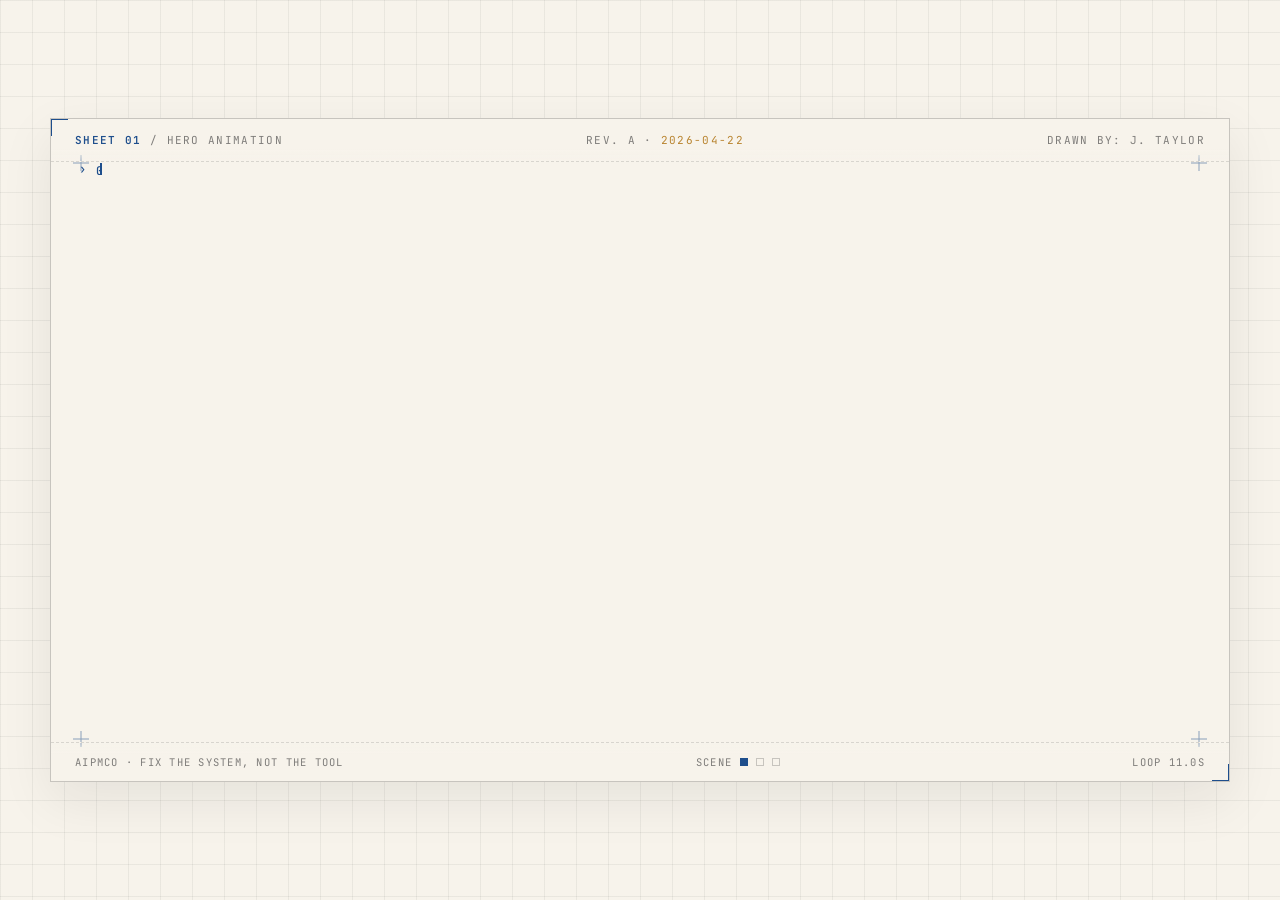
<file: hero-animation.html>
<!doctype html>
<html lang="en">
<head>
<meta charset="utf-8" />
<meta name="viewport" content="width=device-width, initial-scale=1" />
<title>AI Powered Projects — Hero Animation</title>
<link rel="preconnect" href="https://fonts.googleapis.com" />
<link rel="preconnect" href="https://fonts.gstatic.com" crossorigin />
<link
  href="https://fonts.googleapis.com/css2?family=Inter:wght@300;400;500;600;700&family=JetBrains+Mono:wght@400;500;600&display=swap"
  rel="stylesheet"
/>
<style>
/* ============================================================
   AIPMCO HERO ANIMATION — Messy → Mapped → Optimized
   Loop: 11s
   ============================================================ */
:root{
  --paper:#f7f3eb;
  --paper-2:#efe9dc;
  --paper-3:#e6dfcd;
  --paper-grid:rgba(28,28,30,0.06);
  --ink:#1c1c1e;
  --ink-soft:rgba(28,28,30,0.72);
  --ink-faint:rgba(28,28,30,0.55);
  --rule:rgba(28,28,30,0.22);
  --rule-thin:rgba(28,28,30,0.14);
  --blueprint:#1e4e8c;
  --blueprint-soft:rgba(30,78,140,0.12);
  --blueprint-deeper:#143966;
  --ochre:#b8832e;
  --font-sans:"Inter","Segoe UI",system-ui,-apple-system,sans-serif;
  --font-mono:"JetBrains Mono",ui-monospace,"SFMono-Regular",Menlo,monospace;
}
*{box-sizing:border-box}
html,body{margin:0;padding:0;height:100%}
body{
  background:var(--paper);
  background-image:
    linear-gradient(var(--paper-grid) 1px,transparent 1px),
    linear-gradient(90deg,var(--paper-grid) 1px,transparent 1px);
  background-size:32px 32px;
  color:var(--ink);
  font-family:var(--font-sans);
  display:flex;align-items:center;justify-content:center;
  overflow:hidden;
}

/* --- Stage frame (mirrors workflow-stage on site) --- */
.stage{
  position:relative;
  width:min(1180px,calc(100% - 32px));
  aspect-ratio:16/9;
  background:var(--paper);
  border:1px solid var(--rule);
  box-shadow:0 18px 50px rgba(28,28,30,0.08);
  overflow:hidden;
}
.stage::before,.stage::after{
  content:"";position:absolute;width:16px;height:16px;
  border:1.5px solid var(--blueprint);z-index:5;
}
.stage::before{top:0;left:0;border-right:none;border-bottom:none}
.stage::after{bottom:0;right:0;border-left:none;border-top:none}

/* --- Title bar (drawing rule) --- */
.rule{
  position:absolute;top:0;left:0;right:0;z-index:4;
  display:flex;justify-content:space-between;align-items:center;
  padding:14px 24px;
  font-family:var(--font-mono);font-size:11px;letter-spacing:0.12em;
  text-transform:uppercase;color:var(--ink-faint);
  border-bottom:1px dashed var(--rule-thin);
  background:linear-gradient(to bottom,var(--paper) 70%,rgba(247,243,235,0));
}
.rule strong{color:var(--blueprint);font-weight:600}
.rule .tick{color:var(--ochre)}

/* --- Footer rule --- */
.rulefoot{
  position:absolute;bottom:0;left:0;right:0;z-index:4;
  display:flex;justify-content:space-between;align-items:center;
  padding:12px 24px;
  font-family:var(--font-mono);font-size:10.5px;letter-spacing:0.12em;
  text-transform:uppercase;color:var(--ink-faint);
  border-top:1px dashed var(--rule-thin);
  background:linear-gradient(to top,var(--paper) 70%,rgba(247,243,235,0));
}
.rulefoot .scenebar{display:flex;gap:8px;align-items:center}
.rulefoot .dot{
  width:8px;height:8px;border:1px solid var(--rule);
  background:transparent;
}
.rulefoot .dot.on{background:var(--blueprint);border-color:var(--blueprint)}

/* --- Canvas area --- */
.canvas{
  position:absolute;inset:48px 32px 44px 32px;
  display:grid;place-items:center;
}

/* Scenes stack on top of each other, cross-fade */
.scene{
  position:absolute;inset:0;opacity:0;
  display:flex;align-items:center;justify-content:center;
  animation:sceneCycle 11s infinite ease-in-out;
}
.scene svg{width:100%;height:100%;display:block}

/* timing windows per scene (of 11s loop):
   S1 messy     : 0   - 3.2s  (visible 0.2-3.0)
   S2 mapped    : 3.2 - 6.8s  (visible 3.4-6.6)
   S3 optimized : 6.8 - 11.0s (visible 7.0-10.7, fade to 11) */
.scene.s1{ animation-delay:0s }
.scene.s2{ animation-delay:-7.67s }   /* shift so its window starts at 3.33 */
.scene.s3{ animation-delay:-3.67s }   /* shift so its window starts at 7.33 */
@keyframes sceneCycle{
   0%,2%{opacity:0}
   5%,28%{opacity:1}
   31%,100%{opacity:0}
}

/* ============================================================
   SCENE 1 — MESSY
   Sticky notes + scribbled lines jitter chaotically
   Uses a pseudo sprite-sheet: one symbol, reused many times
   ============================================================ */
.note{
  animation:noteJitter 0.6s steps(6) infinite,
            noteEnterExit 11s ease-in-out infinite;
  transform-origin:center;
  transform-box:fill-box;
}
.note.n1{ animation-delay:0s,-0.0s }
.note.n2{ animation-delay:-0.1s,-0.2s }
.note.n3{ animation-delay:-0.2s,-0.4s }
.note.n4{ animation-delay:-0.3s,-0.6s }
.note.n5{ animation-delay:-0.4s,-0.1s }
.note.n6{ animation-delay:-0.5s,-0.3s }
.note.n7{ animation-delay:-0.15s,-0.5s }
.note.n8{ animation-delay:-0.25s,-0.7s }

@keyframes noteJitter{
  0%  { transform: translate(0,0)    rotate(-6deg) }
  16% { transform: translate(2px,-3px)rotate(-2deg) }
  33% { transform: translate(-3px,1px)rotate(4deg) }
  50% { transform: translate(1px,3px) rotate(-5deg) }
  66% { transform: translate(3px,-1px)rotate(3deg) }
  83% { transform: translate(-2px,2px)rotate(-3deg) }
  100%{ transform: translate(0,0)    rotate(-6deg) }
}
@keyframes noteEnterExit{
  0%{opacity:0;transform:translate(0,10px) rotate(-6deg) scale(0.9)}
  4%,24%{opacity:1}
  28%{opacity:0;transform:translate(0,-14px) rotate(2deg) scale(1.05)}
  100%{opacity:0}
}

.scribble{
  stroke-dasharray:120;
  stroke-dashoffset:120;
  animation:scribbleDraw 11s ease-in-out infinite;
}
.scribble.sc1{animation-delay:-0.2s}
.scribble.sc2{animation-delay:-0.5s}
.scribble.sc3{animation-delay:-0.8s}
@keyframes scribbleDraw{
  0%,2%  { stroke-dashoffset:120; opacity:0 }
  6%,24% { stroke-dashoffset:0;   opacity:0.7 }
  28%    { stroke-dashoffset:0;   opacity:0 }
  100%   { opacity:0 }
}

/* Scene 1 chaos label — glitch text effect */
.glitch{
  font-family:var(--font-mono);
  font-weight:600;
  font-size:18px;
  letter-spacing:0.25em;
  fill:var(--ink);
  animation:glitchShift 0.25s steps(2) infinite,
            labelShow1 11s linear infinite;
}
@keyframes glitchShift{
  0%  { transform:translate(0,0) }
  50% { transform:translate(1.2px,-0.6px) }
  100%{ transform:translate(-0.8px,0.4px) }
}
@keyframes labelShow1{
  0%,3%  {opacity:0}
  6%,24% {opacity:1}
  27%,100%{opacity:0}
}
.strike{
  stroke:var(--ochre);stroke-width:2.5;
  stroke-dasharray:220;stroke-dashoffset:220;
  animation:strikeDraw 11s ease-in-out infinite;
}
@keyframes strikeDraw{
  0%,20%{stroke-dashoffset:220}
  24%   {stroke-dashoffset:0}
  28%   {stroke-dashoffset:0;opacity:1}
  30%,100%{opacity:0}
}

/* ============================================================
   SCENE 2 — MAPPED
   Nodes snap in, arrows draw. Letter-by-letter text reveal.
   ============================================================ */
.node{
  opacity:0;transform-origin:center;transform-box:fill-box;
  animation:nodePop 11s cubic-bezier(.2,1.4,.3,1) infinite;
}
.node.m1{animation-delay:0s}
.node.m2{animation-delay:0.15s}
.node.m3{animation-delay:0.3s}
.node.m4{animation-delay:0.45s}
.node.m5{animation-delay:0.6s}
@keyframes nodePop{
  0%,30%     {opacity:0;transform:scale(0.4)}
  34%,60%    {opacity:1;transform:scale(1)}
  64%,100%   {opacity:0;transform:scale(1.02)}
}

.edge{
  fill:none;stroke:var(--blueprint);stroke-width:1.6;
  stroke-dasharray:100;stroke-dashoffset:100;
  opacity:0;
  animation:edgeDraw 11s ease-in-out infinite;
}
.edge.e1{animation-delay:0.05s}
.edge.e2{animation-delay:0.2s}
.edge.e3{animation-delay:0.35s}
.edge.e4{animation-delay:0.5s}
@keyframes edgeDraw{
  0%,33%   {opacity:0;stroke-dashoffset:100}
  38%,60%  {opacity:1;stroke-dashoffset:0}
  64%,100% {opacity:0}
}

.nodeLabel{
  font-family:var(--font-mono);font-size:9.5px;
  letter-spacing:0.08em;text-transform:uppercase;
  fill:var(--ink-soft);opacity:0;
  animation:nodeLabelShow 11s ease-in-out infinite;
}
.nodeLabel.l1{animation-delay:0.1s}
.nodeLabel.l2{animation-delay:0.2s}
.nodeLabel.l3{animation-delay:0.3s}
.nodeLabel.l4{animation-delay:0.4s}
.nodeLabel.l5{animation-delay:0.5s}
@keyframes nodeLabelShow{
  0%,35%   {opacity:0}
  40%,60%  {opacity:1}
  64%,100% {opacity:0}
}

/* Letter-by-letter title for scene 2 */
.word-map span{
  display:inline-block;
  opacity:0;transform:translateY(8px);
  animation:letterIn 11s ease-out infinite;
}
.word-map span:nth-child(1){animation-delay:0s}
.word-map span:nth-child(2){animation-delay:0.05s}
.word-map span:nth-child(3){animation-delay:0.1s}
.word-map span:nth-child(4){animation-delay:0.15s}
.word-map span:nth-child(5){animation-delay:0.2s}
.word-map span:nth-child(6){animation-delay:0.25s}
.word-map span:nth-child(7){animation-delay:0.3s}
.word-map span:nth-child(8){animation-delay:0.35s}
.word-map span:nth-child(9){animation-delay:0.4s}
.word-map span:nth-child(10){animation-delay:0.45s}
.word-map span:nth-child(11){animation-delay:0.5s}
.word-map span:nth-child(12){animation-delay:0.55s}
.word-map span:nth-child(13){animation-delay:0.6s}
@keyframes letterIn{
  0%,33%   {opacity:0;transform:translateY(8px)}
  40%,60%  {opacity:1;transform:translateY(0)}
  64%,100% {opacity:0;transform:translateY(-4px)}
}

/* ============================================================
   SCENE 3 — OPTIMIZED
   AI module drops, beams pulse, counter ticks, sprite gear spins
   ============================================================ */
.opt-node{
  opacity:0;transform-origin:center;transform-box:fill-box;
  animation:optNodeShow 11s ease-in-out infinite;
}
.opt-node.o1{animation-delay:0s}
.opt-node.o2{animation-delay:0.12s}
.opt-node.o3{animation-delay:0.24s}
.opt-node.o4{animation-delay:0.36s}
.opt-node.o5{animation-delay:0.48s}
@keyframes optNodeShow{
  0%,60%   {opacity:0}
  66%,92%  {opacity:1}
  96%,100% {opacity:0}
}

.opt-edge{
  fill:none;stroke:var(--blueprint);stroke-width:1.6;
  opacity:0.35;
  animation:optEdgeShow 11s ease-in-out infinite;
}
.opt-edge{animation-delay:0s}
@keyframes optEdgeShow{
  0%,60%   {opacity:0}
  66%,92%  {opacity:0.35}
  96%,100% {opacity:0}
}

/* The AI module falls from top */
.ai-module{
  opacity:0;
  transform:translateY(-40px);
  transform-box:fill-box;
  animation:aiDrop 11s cubic-bezier(.2,1.2,.3,1) infinite;
}
@keyframes aiDrop{
  0%,63%   {opacity:0;transform:translateY(-40px)}
  68%,92%  {opacity:1;transform:translateY(0)}
  96%,100% {opacity:0;transform:translateY(-10px)}
}

/* Energy beams pulse from AI module through nodes */
.beam{
  fill:none;stroke:var(--ochre);stroke-width:2;
  stroke-linecap:round;
  stroke-dasharray:6 6;
  opacity:0;
  animation:beamFlow 1s linear infinite,
            beamShow 11s linear infinite;
}
.beam.bm1{animation-delay:0s,0.1s}
.beam.bm2{animation-delay:-0.2s,0.2s}
.beam.bm3{animation-delay:-0.4s,0.3s}
.beam.bm4{animation-delay:-0.6s,0.4s}
@keyframes beamFlow{
  0%  {stroke-dashoffset:0}
  100%{stroke-dashoffset:-24}
}
@keyframes beamShow{
  0%,67% {opacity:0}
  72%,92%{opacity:0.9}
  96%,100%{opacity:0}
}

/* Glow ring around AI module */
.aura{
  fill:none;stroke:var(--ochre);stroke-width:1.2;opacity:0;
  animation:auraPulse 1.4s ease-in-out infinite,
            auraShow 11s ease-in-out infinite;
}
@keyframes auraPulse{
  0%,100%{transform:scale(1);opacity:0.6}
  50%    {transform:scale(1.25);opacity:0.15}
}
.aura{transform-origin:center;transform-box:fill-box}
@keyframes auraShow{
  0%,68% {opacity:0}
  72%,92%{opacity:1}
  96%,100%{opacity:0}
}

/* Sprite-sheet gear — true frame-stepped sprite animation
   via steps() timing on background-position-x
   The gear SVG below is rendered as a single element rotating
   in discrete steps, emulating a 24-frame sprite sheet. */
.gear{
  transform-origin:center;transform-box:fill-box;
  animation:gearSpin 1.2s steps(24) infinite,
            gearShow 11s ease-in-out infinite;
  opacity:0;
}
@keyframes gearSpin{
  from{transform:rotate(0deg)}
  to  {transform:rotate(360deg)}
}
@keyframes gearShow{
  0%,65%   {opacity:0}
  70%,92%  {opacity:1}
  96%,100% {opacity:0}
}

/* Optimized headline text — letter reveal + glow */
.word-opt span{
  display:inline-block;opacity:0;
  filter:blur(4px);
  animation:optLetter 11s ease-out infinite;
}
.word-opt span:nth-child(1){animation-delay:0s}
.word-opt span:nth-child(2){animation-delay:0.08s}
.word-opt span:nth-child(3){animation-delay:0.16s}
.word-opt span:nth-child(4){animation-delay:0.24s}
.word-opt span:nth-child(5){animation-delay:0.32s}
.word-opt span:nth-child(6){animation-delay:0.4s}
.word-opt span:nth-child(7){animation-delay:0.48s}
.word-opt span:nth-child(8){animation-delay:0.56s}
.word-opt span:nth-child(9){animation-delay:0.64s}
@keyframes optLetter{
  0%,63%   {opacity:0;filter:blur(4px)}
  70%,92%  {opacity:1;filter:blur(0)}
  96%,100% {opacity:0}
}

/* Counter ticking up 0% → 42% */
.counter{
  font-family:var(--font-mono);font-weight:600;font-size:46px;
  letter-spacing:-0.02em;fill:var(--blueprint);
  opacity:0;animation:counterShow 11s linear infinite;
}
@keyframes counterShow{
  0%,65%   {opacity:0}
  72%,92%  {opacity:1}
  96%,100% {opacity:0}
}
.counter-label{
  font-family:var(--font-mono);font-size:10px;letter-spacing:0.22em;
  text-transform:uppercase;fill:var(--ink-faint);
  opacity:0;animation:counterShow 11s linear infinite;
}

/* ============================================================
   OVERLAY TEXT (persistent top/left scene tag with typewriter)
   ============================================================ */
.typer{
  position:absolute;left:28px;top:42px;
  font-family:var(--font-mono);font-size:12px;font-weight:500;
  letter-spacing:0.16em;text-transform:uppercase;
  color:var(--blueprint);z-index:3;
  display:flex;gap:8px;align-items:center;
}
.typer .label{
  border-right:2px solid var(--blueprint);
  padding-right:4px;overflow:hidden;white-space:nowrap;
  animation:typewriter 11s steps(30) infinite,
            caretBlink 0.8s steps(1) infinite;
  max-width:0;
}
@keyframes typewriter{
  0%   {max-width:0}
  3%,27%{max-width:260px}
  30%,33%{max-width:0}
  36%,60%{max-width:260px}
  63%,66%{max-width:0}
  69%,92%{max-width:300px}
  96%,100%{max-width:0}
}
@keyframes caretBlink{
  0%,50%{border-color:var(--blueprint)}
  51%,100%{border-color:transparent}
}

/* scene label text swaps at right time using pseudo-cycles */
.typer .label::before{
  content:"01 / CHAOS";
  animation:labelText 11s steps(1) infinite;
}
@keyframes labelText{
  0%,30%   {content:"01 / CHAOS"}
  33.33%,63%{content:"02 / MAPPED"}
  66%,100% {content:"03 / OPTIMIZED"}
}
/* fallback for browsers that ignore content animation */
.typer .label .v1,.typer .label .v2,.typer .label .v3{
  position:absolute;opacity:0;
  animation:labelShowV 11s steps(1) infinite;
}
.typer .label .v1{animation-delay:0s}
.typer .label .v2{animation-delay:-7.33s}
.typer .label .v3{animation-delay:-3.67s}
@keyframes labelShowV{
  0%,29%  {opacity:1}
  30%,100%{opacity:0}
}
.typer .label{position:relative;height:1em}

/* Headline shown in center-bottom */
.headline{
  position:absolute;bottom:56px;left:0;right:0;z-index:3;
  display:flex;flex-direction:column;align-items:center;gap:6px;
  pointer-events:none;
}
.headline .big{
  font-family:var(--font-sans);font-weight:600;
  font-size:clamp(20px,3.6vw,40px);
  letter-spacing:-0.02em;color:var(--ink);
  position:relative;height:1.2em;
}
.headline .big .layer{
  position:absolute;left:50%;top:0;transform:translateX(-50%);
  white-space:nowrap;opacity:0;
}
.headline .big .layer.L1{animation:lh1 11s ease-in-out infinite}
.headline .big .layer.L2{animation:lh2 11s ease-in-out infinite}
.headline .big .layer.L3{animation:lh3 11s ease-in-out infinite}
@keyframes lh1{
  0%,3%{opacity:0;transform:translate(-50%,8px)}
  7%,27%{opacity:1;transform:translate(-50%,0)}
  30%,100%{opacity:0;transform:translate(-50%,-4px)}
}
@keyframes lh2{
  0%,33%{opacity:0;transform:translate(-50%,8px)}
  37%,60%{opacity:1;transform:translate(-50%,0)}
  63%,100%{opacity:0;transform:translate(-50%,-4px)}
}
@keyframes lh3{
  0%,66%{opacity:0;transform:translate(-50%,8px)}
  70%,92%{opacity:1;transform:translate(-50%,0)}
  96%,100%{opacity:0;transform:translate(-50%,-4px)}
}
.headline .big .layer strong{color:var(--blueprint);font-weight:600}

.headline .sub{
  font-family:var(--font-mono);font-size:11px;letter-spacing:0.22em;
  text-transform:uppercase;color:var(--ink-faint);
  position:relative;height:1.3em;width:100%;text-align:center;
}
.headline .sub .layer{
  position:absolute;left:0;right:0;opacity:0;
}
.headline .sub .layer.L1{animation:lh1 11s ease-in-out infinite}
.headline .sub .layer.L2{animation:lh2 11s ease-in-out infinite}
.headline .sub .layer.L3{animation:lh3 11s ease-in-out infinite}

/* Registration crosshairs (static) */
.crosshair{position:absolute;color:var(--blueprint);opacity:0.5;z-index:1}
.crosshair svg{display:block}
.crosshair.tl{top:36px;left:22px}
.crosshair.tr{top:36px;right:22px}
.crosshair.bl{bottom:34px;left:22px}
.crosshair.br{bottom:34px;right:22px}

/* Reduced motion */
@media (prefers-reduced-motion:reduce){
  *{animation-duration:0.001s !important;animation-iteration-count:1 !important}
}
</style>
</head>
<body>

<div class="stage" role="img" aria-label="Animated sequence showing chaotic tasks being mapped into a workflow and optimized by AI">

  <!-- Top drawing rule -->
  <div class="rule">
    <span><strong>SHEET 01</strong> / HERO ANIMATION</span>
    <span>REV. A · <span class="tick">2026-04-22</span></span>
    <span>DRAWN BY: J. TAYLOR</span>
  </div>

  <!-- Typewriter scene tag -->
  <div class="typer" aria-hidden="true">
    <span>›</span>
    <span class="label">
      <span class="v1">01 / CHAOS</span>
      <span class="v2">02 / MAPPED</span>
      <span class="v3">03 / OPTIMIZED</span>
    </span>
  </div>

  <!-- Corner crosshairs -->
  <div class="crosshair tl"><svg width="16" height="16"><line x1="0" y1="8" x2="16" y2="8" stroke="currentColor"/><line x1="8" y1="0" x2="8" y2="16" stroke="currentColor"/></svg></div>
  <div class="crosshair tr"><svg width="16" height="16"><line x1="0" y1="8" x2="16" y2="8" stroke="currentColor"/><line x1="8" y1="0" x2="8" y2="16" stroke="currentColor"/></svg></div>
  <div class="crosshair bl"><svg width="16" height="16"><line x1="0" y1="8" x2="16" y2="8" stroke="currentColor"/><line x1="8" y1="0" x2="8" y2="16" stroke="currentColor"/></svg></div>
  <div class="crosshair br"><svg width="16" height="16"><line x1="0" y1="8" x2="16" y2="8" stroke="currentColor"/><line x1="8" y1="0" x2="8" y2="16" stroke="currentColor"/></svg></div>

  <!-- Canvas area: all three scenes stacked -->
  <div class="canvas">

    <!-- ====================== SCENE 1: MESSY ====================== -->
    <div class="scene s1">
      <svg viewBox="0 0 1000 500" preserveAspectRatio="xMidYMid meet">
        <defs>
          <!-- Reusable sticky-note sprite -->
          <symbol id="stickyNote" viewBox="0 0 100 80">
            <rect x="2" y="2" width="96" height="76" fill="#efe9dc" stroke="#1c1c1e" stroke-width="1.2"/>
            <line x1="12" y1="22" x2="84" y2="22" stroke="#1c1c1e" stroke-width="1" opacity="0.55"/>
            <line x1="12" y1="36" x2="72" y2="36" stroke="#1c1c1e" stroke-width="1" opacity="0.55"/>
            <line x1="12" y1="50" x2="78" y2="50" stroke="#1c1c1e" stroke-width="1" opacity="0.55"/>
            <line x1="12" y1="64" x2="60" y2="64" stroke="#1c1c1e" stroke-width="1" opacity="0.55"/>
          </symbol>
          <symbol id="stickyNoteOchre" viewBox="0 0 100 80">
            <rect x="2" y="2" width="96" height="76" fill="#b8832e" fill-opacity="0.14" stroke="#b8832e" stroke-width="1.2"/>
            <line x1="12" y1="22" x2="84" y2="22" stroke="#b8832e" stroke-width="1" opacity="0.7"/>
            <line x1="12" y1="36" x2="72" y2="36" stroke="#b8832e" stroke-width="1" opacity="0.7"/>
            <line x1="12" y1="50" x2="78" y2="50" stroke="#b8832e" stroke-width="1" opacity="0.7"/>
          </symbol>
          <symbol id="stickyNoteBlue" viewBox="0 0 100 80">
            <rect x="2" y="2" width="96" height="76" fill="#1e4e8c" fill-opacity="0.1" stroke="#1e4e8c" stroke-width="1.2"/>
            <line x1="12" y1="22" x2="84" y2="22" stroke="#1e4e8c" stroke-width="1" opacity="0.7"/>
            <line x1="12" y1="36" x2="72" y2="36" stroke="#1e4e8c" stroke-width="1" opacity="0.7"/>
            <line x1="12" y1="50" x2="78" y2="50" stroke="#1e4e8c" stroke-width="1" opacity="0.7"/>
          </symbol>
        </defs>

        <!-- Chaotic sticky notes (sprite reuse) -->
        <use class="note n1" href="#stickyNote"      x="80"  y="50"  width="130" height="100"/>
        <use class="note n2" href="#stickyNoteOchre" x="260" y="120" width="130" height="100"/>
        <use class="note n3" href="#stickyNote"      x="450" y="40"  width="130" height="100"/>
        <use class="note n4" href="#stickyNoteBlue"  x="640" y="110" width="130" height="100"/>
        <use class="note n5" href="#stickyNote"      x="820" y="60"  width="130" height="100"/>
        <use class="note n6" href="#stickyNoteOchre" x="140" y="280" width="130" height="100"/>
        <use class="note n7" href="#stickyNote"      x="400" y="300" width="130" height="100"/>
        <use class="note n8" href="#stickyNoteBlue"  x="700" y="290" width="130" height="100"/>

        <!-- Scribbled mess lines -->
        <path class="scribble sc1" d="M 120,230 C 220,200 300,260 420,220 S 580,280 720,240"
              fill="none" stroke="#1c1c1e" stroke-width="1.4" opacity="0.55"/>
        <path class="scribble sc2" d="M 200,420 Q 320,380 440,430 T 680,410 T 880,430"
              fill="none" stroke="#1c1c1e" stroke-width="1.4" opacity="0.55"/>
        <path class="scribble sc3" d="M 60,370 L 140,350 L 210,400 L 300,360 L 380,410"
              fill="none" stroke="#b8832e" stroke-width="1.4" opacity="0.75"/>

        <!-- Chaos label in center with strike-through -->
        <g transform="translate(500,260)">
          <text class="glitch" text-anchor="middle">WORKFLOW = UNDEFINED</text>
          <line class="strike" x1="-170" y1="2" x2="170" y2="-8"/>
        </g>
      </svg>
    </div>

    <!-- ====================== SCENE 2: MAPPED ====================== -->
    <div class="scene s2">
      <svg viewBox="0 0 1000 500" preserveAspectRatio="xMidYMid meet">
        <defs>
          <symbol id="wfNode" viewBox="0 0 120 56">
            <rect x="1" y="1" width="118" height="54" fill="#f7f3eb" stroke="#1c1c1e" stroke-width="1.4"/>
            <line x1="1" y1="14" x2="119" y2="14" stroke="#1c1c1e" stroke-width="0.8" opacity="0.3"/>
            <circle cx="10" cy="7.5" r="2" fill="#1e4e8c"/>
          </symbol>
          <marker id="arrH" viewBox="0 0 10 10" refX="9" refY="5" markerWidth="7" markerHeight="7" orient="auto-start-reverse">
            <path d="M 0 0 L 10 5 L 0 10 z" fill="#1e4e8c"/>
          </marker>
        </defs>

        <!-- Horizontal flow: 5 nodes in a row with arrows -->
        <use class="node m1" href="#wfNode" x="70"  y="220" width="150" height="70"/>
        <use class="node m2" href="#wfNode" x="260" y="220" width="150" height="70"/>
        <use class="node m3" href="#wfNode" x="450" y="220" width="150" height="70"/>
        <use class="node m4" href="#wfNode" x="640" y="220" width="150" height="70"/>
        <use class="node m5" href="#wfNode" x="830" y="220" width="150" height="70"/>

        <!-- Arrows -->
        <line class="edge e1" x1="220" y1="255" x2="260" y2="255" marker-end="url(#arrH)"/>
        <line class="edge e2" x1="410" y1="255" x2="450" y2="255" marker-end="url(#arrH)"/>
        <line class="edge e3" x1="600" y1="255" x2="640" y2="255" marker-end="url(#arrH)"/>
        <line class="edge e4" x1="790" y1="255" x2="830" y2="255" marker-end="url(#arrH)"/>

        <!-- Node labels -->
        <text class="nodeLabel l1" x="145" y="260" text-anchor="middle">INTAKE</text>
        <text class="nodeLabel l2" x="335" y="260" text-anchor="middle">SCOPE</text>
        <text class="nodeLabel l3" x="525" y="260" text-anchor="middle">PLAN</text>
        <text class="nodeLabel l4" x="715" y="260" text-anchor="middle">DELIVER</text>
        <text class="nodeLabel l5" x="905" y="260" text-anchor="middle">RETRO</text>

        <!-- Dim measurement rail above -->
        <g opacity="0.4">
          <line x1="70" y1="180" x2="980" y2="180" stroke="#1e4e8c" stroke-width="0.8" stroke-dasharray="3 4"/>
          <line x1="70" y1="175" x2="70" y2="185" stroke="#1e4e8c" stroke-width="1"/>
          <line x1="980" y1="175" x2="980" y2="185" stroke="#1e4e8c" stroke-width="1"/>
          <text x="525" y="172" text-anchor="middle" font-family="JetBrains Mono,monospace"
                font-size="10" fill="#1e4e8c" letter-spacing="0.1em">WF-001 · BASELINE 910 UNITS</text>
        </g>

        <!-- Tick marks below showing stages -->
        <g opacity="0.55">
          <line x1="70"  y1="320" x2="70"  y2="330" stroke="#1c1c1e" stroke-width="1"/>
          <line x1="260" y1="320" x2="260" y2="330" stroke="#1c1c1e" stroke-width="1"/>
          <line x1="450" y1="320" x2="450" y2="330" stroke="#1c1c1e" stroke-width="1"/>
          <line x1="640" y1="320" x2="640" y2="330" stroke="#1c1c1e" stroke-width="1"/>
          <line x1="830" y1="320" x2="830" y2="330" stroke="#1c1c1e" stroke-width="1"/>
          <line x1="70"  y1="325" x2="980" y2="325" stroke="#1c1c1e" stroke-width="0.6" stroke-dasharray="2 3"/>
        </g>
      </svg>
    </div>

    <!-- ====================== SCENE 3: OPTIMIZED ====================== -->
    <div class="scene s3">
      <svg viewBox="0 0 1000 500" preserveAspectRatio="xMidYMid meet">
        <defs>
          <symbol id="optNode" viewBox="0 0 120 56">
            <rect x="1" y="1" width="118" height="54" fill="#f7f3eb" stroke="#1e4e8c" stroke-width="1.6"/>
            <line x1="1" y1="14" x2="119" y2="14" stroke="#1e4e8c" stroke-width="0.8" opacity="0.35"/>
            <circle cx="10" cy="7.5" r="2" fill="#b8832e"/>
          </symbol>
          <marker id="arrOpt" viewBox="0 0 10 10" refX="9" refY="5" markerWidth="7" markerHeight="7" orient="auto-start-reverse">
            <path d="M 0 0 L 10 5 L 0 10 z" fill="#1e4e8c"/>
          </marker>

          <!-- AI hexagonal module sprite -->
          <symbol id="aiHex" viewBox="0 0 120 110">
            <polygon points="60,6 110,34 110,86 60,114 10,86 10,34"
                     fill="#f7f3eb" stroke="#1e4e8c" stroke-width="1.8"/>
            <polygon points="60,22 96,42 96,78 60,98 24,78 24,42"
                     fill="none" stroke="#1e4e8c" stroke-width="0.8" opacity="0.5"/>
            <text x="60" y="56" text-anchor="middle" font-family="JetBrains Mono,monospace"
                  font-size="13" font-weight="700" fill="#1e4e8c" letter-spacing="0.15em">AI</text>
            <text x="60" y="72" text-anchor="middle" font-family="JetBrains Mono,monospace"
                  font-size="8" fill="#b8832e" letter-spacing="0.2em">MODULE</text>
          </symbol>

          <!-- Gear sprite for optimization -->
          <symbol id="gearSprite" viewBox="-30 -30 60 60">
            <g fill="none" stroke="#b8832e" stroke-width="2">
              <circle r="14"/>
              <circle r="5" fill="#b8832e"/>
              <!-- 8 teeth -->
              <g>
                <rect x="-3" y="-24" width="6" height="8" fill="#b8832e" stroke="none"/>
                <rect x="-3" y="16"  width="6" height="8" fill="#b8832e" stroke="none"/>
                <rect x="-24" y="-3" width="8" height="6" fill="#b8832e" stroke="none"/>
                <rect x="16"  y="-3" width="8" height="6" fill="#b8832e" stroke="none"/>
                <g transform="rotate(45)">
                  <rect x="-3" y="-24" width="6" height="8" fill="#b8832e" stroke="none"/>
                  <rect x="-3" y="16"  width="6" height="8" fill="#b8832e" stroke="none"/>
                  <rect x="-24" y="-3" width="8" height="6" fill="#b8832e" stroke="none"/>
                  <rect x="16"  y="-3" width="8" height="6" fill="#b8832e" stroke="none"/>
                </g>
              </g>
            </g>
          </symbol>
        </defs>

        <!-- Base workflow (already mapped) -->
        <use class="opt-node o1" href="#optNode" x="70"  y="260" width="150" height="70"/>
        <use class="opt-node o2" href="#optNode" x="260" y="260" width="150" height="70"/>
        <use class="opt-node o3" href="#optNode" x="450" y="260" width="150" height="70"/>
        <use class="opt-node o4" href="#optNode" x="640" y="260" width="150" height="70"/>
        <use class="opt-node o5" href="#optNode" x="830" y="260" width="150" height="70"/>

        <line class="opt-edge" x1="220" y1="295" x2="260" y2="295" marker-end="url(#arrOpt)"/>
        <line class="opt-edge" x1="410" y1="295" x2="450" y2="295" marker-end="url(#arrOpt)"/>
        <line class="opt-edge" x1="600" y1="295" x2="640" y2="295" marker-end="url(#arrOpt)"/>
        <line class="opt-edge" x1="790" y1="295" x2="830" y2="295" marker-end="url(#arrOpt)"/>

        <!-- AI module descending from top -->
        <g class="ai-module" transform="translate(440,60)">
          <!-- Aura ring -->
          <circle class="aura" cx="60" cy="55" r="70"/>
          <use href="#aiHex" x="0" y="0" width="120" height="110"/>
        </g>

        <!-- Energy beams from AI down to each node -->
        <path class="beam bm1" d="M 500,175 Q 380,220 145,260"/>
        <path class="beam bm2" d="M 500,175 Q 420,220 335,260"/>
        <path class="beam bm3" d="M 500,175 L 525,260"/>
        <path class="beam bm4" d="M 500,175 Q 600,220 715,260"/>

        <!-- Spinning gears over two nodes -->
        <use class="gear" href="#gearSprite" x="685"  y="220" width="60" height="60"/>
        <use class="gear" href="#gearSprite" x="875" y="220" width="60" height="60"
             style="animation-delay:-0.2s,-0.0s"/>

        <!-- Counter panel -->
        <g transform="translate(70,60)">
          <rect x="0" y="0" width="240" height="90" fill="none"
                stroke="#1e4e8c" stroke-width="1" stroke-dasharray="3 4" opacity="0.6"/>
          <text class="counter-label" x="16" y="22">CYCLE TIME ↓</text>
          <text class="counter" id="cycleCounter" x="16" y="68">42%</text>
        </g>

        <g transform="translate(690,60)">
          <rect x="0" y="0" width="240" height="90" fill="none"
                stroke="#1e4e8c" stroke-width="1" stroke-dasharray="3 4" opacity="0.6"/>
          <text class="counter-label" x="16" y="22">THROUGHPUT ↑</text>
          <text class="counter" id="tpCounter" x="16" y="68">2.3×</text>
        </g>

        <!-- Labels -->
        <text class="nodeLabel" x="145" y="300" text-anchor="middle" opacity="0.8">INTAKE</text>
        <text class="nodeLabel" x="335" y="300" text-anchor="middle" opacity="0.8">SCOPE</text>
        <text class="nodeLabel" x="525" y="300" text-anchor="middle" opacity="0.8">PLAN</text>
        <text class="nodeLabel" x="715" y="300" text-anchor="middle" opacity="0.8">DELIVER</text>
        <text class="nodeLabel" x="905" y="300" text-anchor="middle" opacity="0.8">RETRO</text>

        <!-- Check marks appearing on nodes (optimized indicators) -->
        <g opacity="0.9">
          <path class="opt-edge" d="M 120 240 l 8 8 l 14 -16" stroke="#b8832e" stroke-width="2.2" fill="none"/>
          <path class="opt-edge" d="M 310 240 l 8 8 l 14 -16" stroke="#b8832e" stroke-width="2.2" fill="none"
                style="animation-delay:0.2s"/>
        </g>
      </svg>
    </div>

  </div>

  <!-- Animated headline (swaps per scene) -->
  <div class="headline" aria-hidden="true">
    <div class="big">
      <span class="layer L1">Tasks without a <strong>system</strong>.</span>
      <span class="layer L2">
        <span class="word-map">
          <span>S</span><span>y</span><span>s</span><span>t</span><span>e</span><span>m</span>
          <span>&nbsp;</span>
          <span>m</span><span>a</span><span>p</span><span>p</span><span>e</span><span>d</span>
        </span>.
      </span>
      <span class="layer L3">
        <span class="word-opt">
          <span>O</span><span>P</span><span>T</span><span>I</span><span>M</span><span>I</span><span>Z</span><span>E</span><span>D</span>
        </span>.
      </span>
    </div>
    <div class="sub">
      <span class="layer L1">Noise · Rework · Hidden bottlenecks</span>
      <span class="layer L2">Intake → Scope → Plan → Deliver → Retro</span>
      <span class="layer L3">AI-enabled · Systems-first · Tool-agnostic</span>
    </div>
  </div>

  <!-- Bottom rule with scene indicator -->
  <div class="rulefoot">
    <span>AIPMCO · FIX THE SYSTEM, NOT THE TOOL</span>
    <span class="scenebar">
      <span>SCENE</span>
      <span class="dot d1"></span>
      <span class="dot d2"></span>
      <span class="dot d3"></span>
    </span>
    <span>LOOP 11.0s</span>
  </div>
</div>

<script>
/* ------------------------------------------------------------
   Animated counters — tick 0→42% and 1.0×→2.3× during scene 3
   Syncs to the 11s master loop via performance.now()
   ------------------------------------------------------------ */
(function(){
  const cycle = document.getElementById('cycleCounter');
  const tp    = document.getElementById('tpCounter');
  const DUR   = 11000;           // master loop
  const S3_IN = 7400;            // scene 3 visible start
  const S3_RISE_END = 9400;      // counter reaches target
  const S3_OUT = 10500;

  const start = performance.now();
  function tick(now){
    const t = (now - start) % DUR;
    if(t >= S3_IN && t <= S3_OUT){
      const p = Math.min(1, (t - S3_IN) / (S3_RISE_END - S3_IN));
      const ease = 1 - Math.pow(1 - p, 3);
      const pct = Math.round(ease * 42);
      const mult = (1 + ease * 1.3).toFixed(1);
      cycle.textContent = pct + '%';
      tp.textContent    = mult + '×';
    } else if(t > S3_OUT || t < S3_IN){
      cycle.textContent = '0%';
      tp.textContent    = '1.0×';
    }
    requestAnimationFrame(tick);
  }
  requestAnimationFrame(tick);

  /* Scene dot indicator */
  const d1 = document.querySelector('.dot.d1');
  const d2 = document.querySelector('.dot.d2');
  const d3 = document.querySelector('.dot.d3');
  function dots(now){
    const t = (now - start) % DUR;
    d1.classList.toggle('on', t < 3667);
    d2.classList.toggle('on', t >= 3667 && t < 7333);
    d3.classList.toggle('on', t >= 7333);
    requestAnimationFrame(dots);
  }
  requestAnimationFrame(dots);
})();
</script>

</body>
</html>
</file>
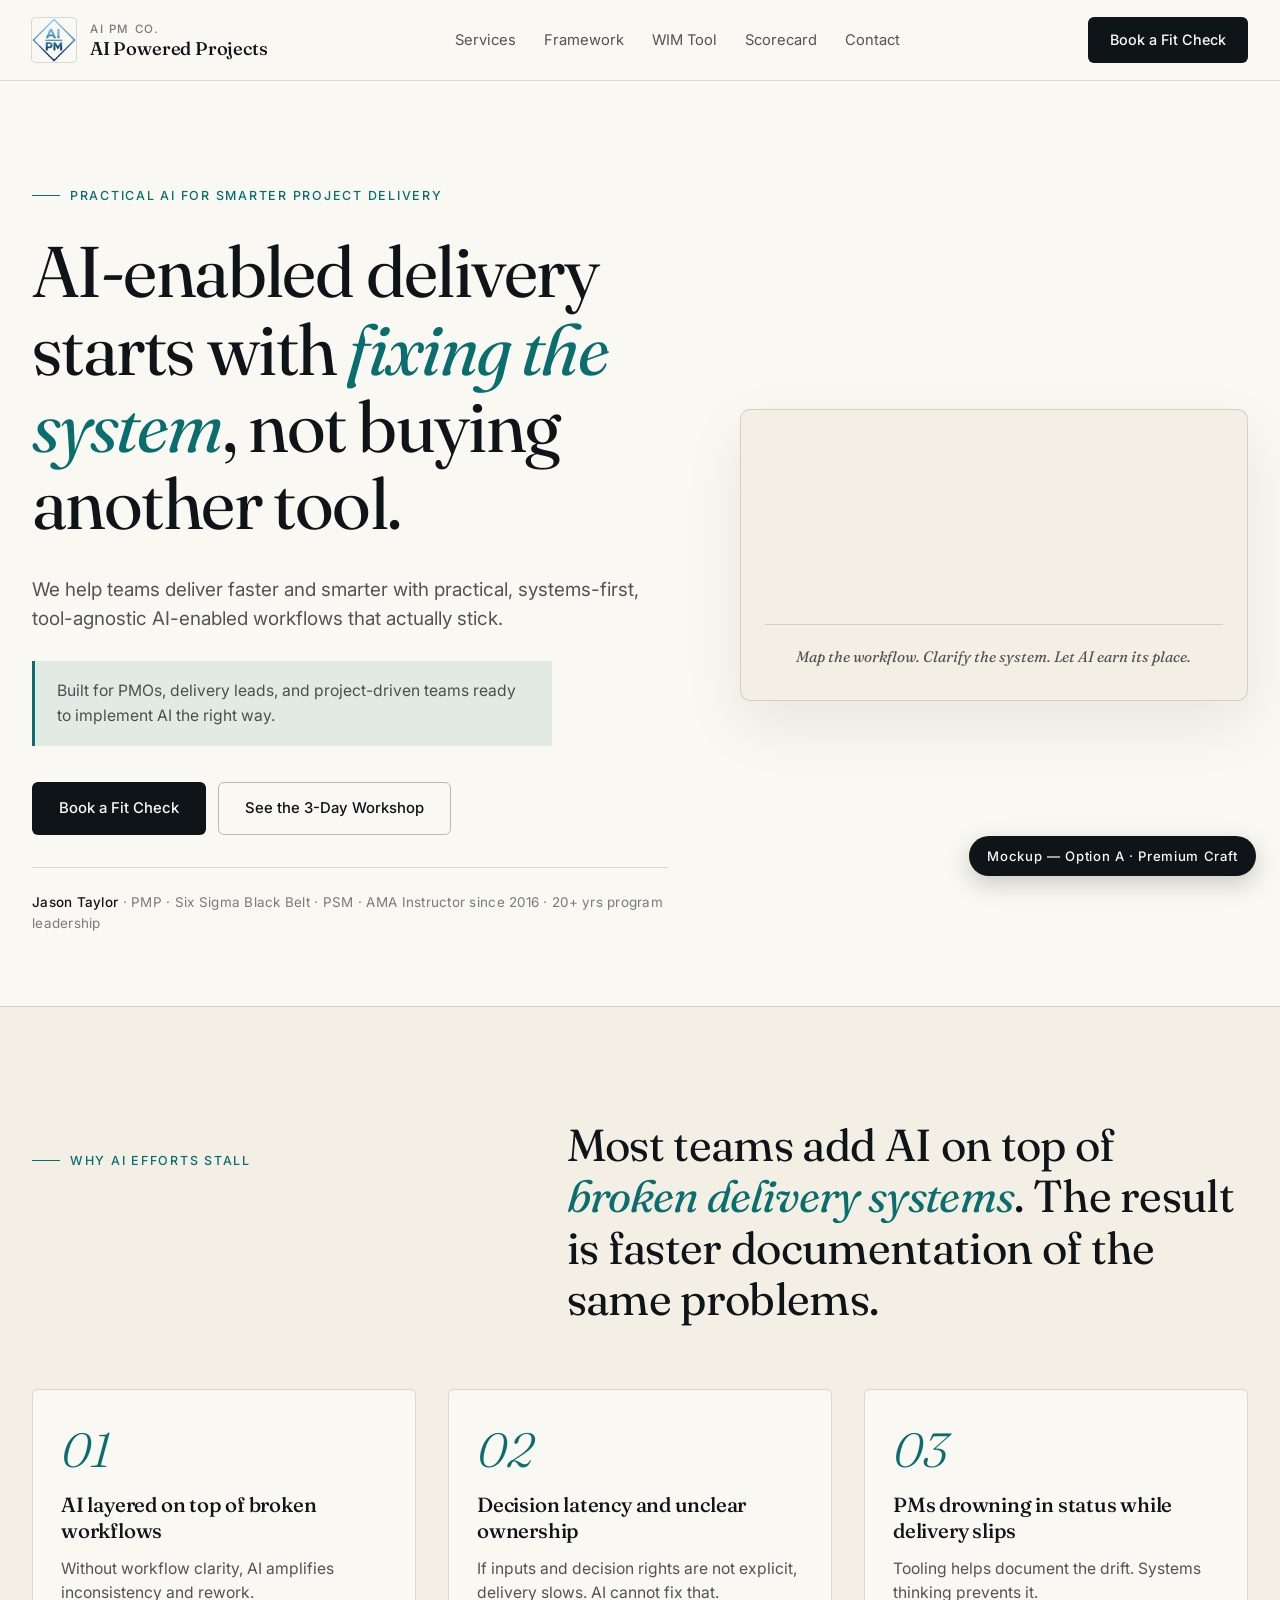
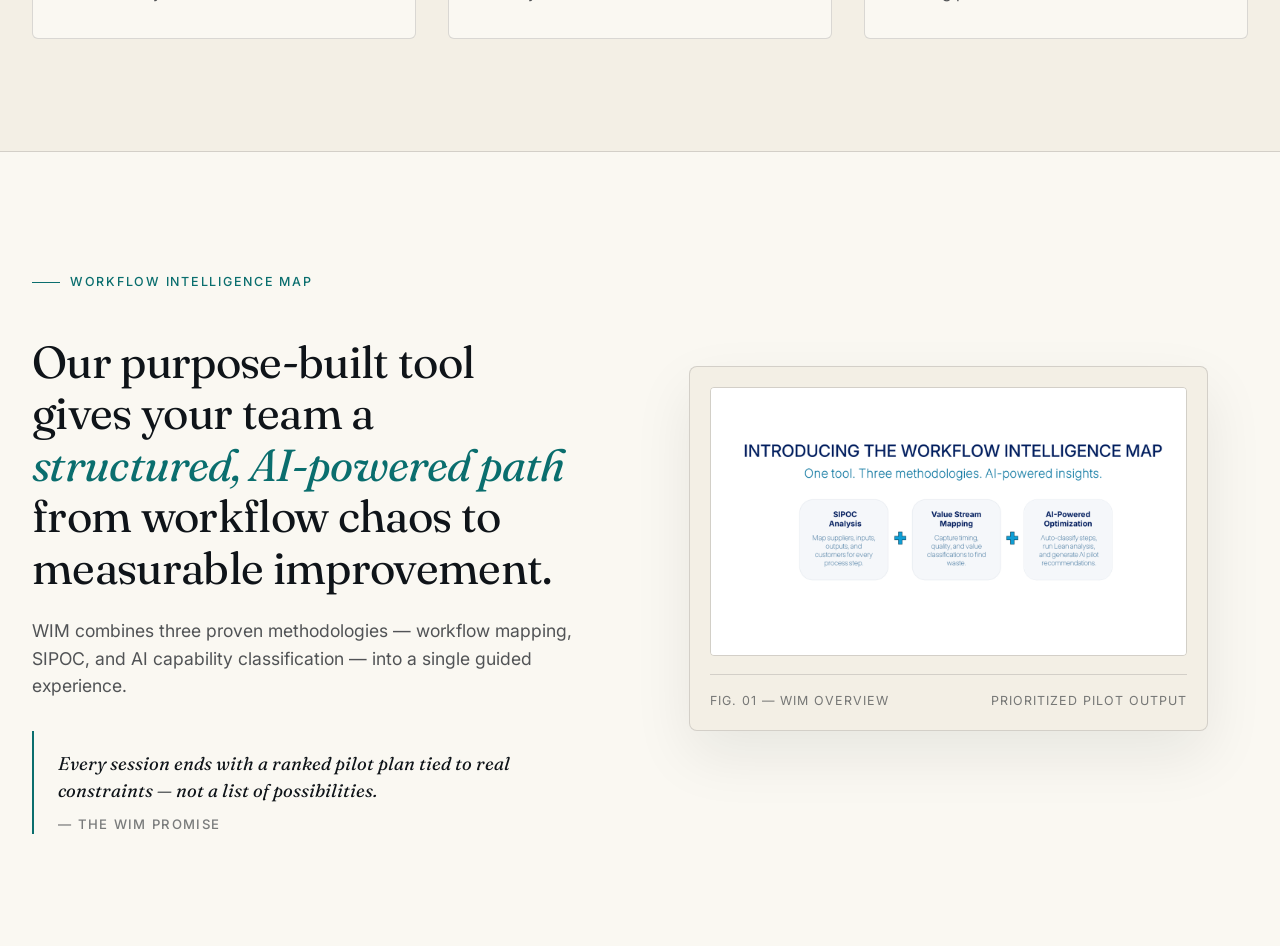
<file: index.optionA.html>
<!doctype html>
<html lang="en">
<head>
  <meta charset="utf-8" />
  <meta name="viewport" content="width=device-width, initial-scale=1" />
  <title>Option A — Premium Craft Consulting | AI Powered Projects</title>
  <link rel="preconnect" href="https://fonts.googleapis.com" />
  <link rel="preconnect" href="https://fonts.gstatic.com" crossorigin />
  <link
    href="https://fonts.googleapis.com/css2?family=Fraunces:opsz,wght@9..144,300;9..144,400;9..144,500;9..144,600&family=Inter:wght@300;400;500;600&display=swap"
    rel="stylesheet"
  />
  <style>
    /* ============== Option A — Premium Craft Consulting ============== */
    :root {
      --bg: #faf8f2;               /* warm off-white */
      --bg-2: #f3efe5;             /* warmer panel */
      --ink: #0f1419;              /* deep charcoal */
      --ink-soft: rgba(15, 20, 25, 0.72);
      --ink-faint: rgba(15, 20, 25, 0.55);
      --rule: rgba(15, 20, 25, 0.14);
      --rule-strong: rgba(15, 20, 25, 0.28);
      --accent: #0a6e6e;           /* deep teal signature */
      --accent-soft: rgba(10, 110, 110, 0.10);
      --accent-ink: #054545;
      --gold: #8a6b2e;             /* warm secondary accent */
    }

    * { box-sizing: border-box; }
    html { scroll-behavior: smooth; }
    html, body { margin: 0; padding: 0; }

    body {
      background: var(--bg);
      color: var(--ink);
      font-family: "Inter", "Segoe UI", system-ui, sans-serif;
      font-size: 17px;
      line-height: 1.55;
      -webkit-font-smoothing: antialiased;
    }

    a { color: inherit; text-decoration: none; }
    img { max-width: 100%; display: block; }

    .container {
      width: min(1240px, calc(100% - 64px));
      margin: 0 auto;
    }

    /* ============== Header ============== */
    .header {
      position: sticky;
      top: 0;
      z-index: 40;
      background: rgba(250, 248, 242, 0.92);
      backdrop-filter: blur(12px);
      border-bottom: 1px solid var(--rule);
    }
    .header__inner {
      display: grid;
      grid-template-columns: auto 1fr auto;
      gap: 32px;
      align-items: center;
      min-height: 80px;
    }
    .brand {
      display: flex;
      align-items: center;
      gap: 14px;
    }
    .brand__logo {
      width: 44px;
      height: 44px;
      border-radius: 4px;
      box-shadow: 0 0 0 1px var(--rule);
    }
    .brand__title {
      font-family: "Fraunces", Georgia, serif;
      font-size: 1.15rem;
      font-weight: 500;
      letter-spacing: -0.01em;
      line-height: 1.1;
    }
    .brand__kicker {
      font-family: "Inter", sans-serif;
      font-size: 0.72rem;
      font-weight: 500;
      letter-spacing: 0.14em;
      text-transform: uppercase;
      color: var(--ink-faint);
    }
    .nav {
      display: flex;
      gap: 28px;
      justify-content: center;
      font-size: 0.92rem;
      color: var(--ink-soft);
    }
    .nav a { transition: color 0.18s ease; }
    .nav a:hover { color: var(--accent); }
    .header__cta {
      font-family: "Inter", sans-serif;
      font-size: 0.9rem;
      font-weight: 500;
      color: var(--bg);
      background: var(--ink);
      padding: 12px 22px;
      border-radius: 6px;
      transition: background 0.18s ease;
    }
    .header__cta:hover { background: var(--accent); }

    /* ============== Hero ============== */
    .hero {
      padding: 96px 0 72px;
      position: relative;
    }
    .hero__inner {
      display: grid;
      grid-template-columns: minmax(0, 1fr) minmax(440px, 0.8fr);
      gap: 72px;
      align-items: center;
    }
    .eyebrow {
      display: inline-flex;
      align-items: center;
      gap: 10px;
      font-family: "Inter", sans-serif;
      font-size: 0.78rem;
      font-weight: 500;
      letter-spacing: 0.14em;
      text-transform: uppercase;
      color: var(--accent);
      margin-bottom: 28px;
    }
    .eyebrow::before {
      content: "";
      width: 28px;
      height: 1px;
      background: var(--accent);
    }
    .hero h1 {
      font-family: "Fraunces", Georgia, serif;
      font-size: clamp(2.8rem, 5.6vw, 4.6rem);
      font-weight: 400;
      line-height: 1.08;
      letter-spacing: -0.022em;
      margin: 0;
      color: var(--ink);
      max-width: 18ch;
    }
    .hero h1 em {
      font-style: italic;
      font-weight: 400;
      color: var(--accent);
    }
    .hero__lede {
      margin: 32px 0 0;
      max-width: 52ch;
      font-size: 1.18rem;
      line-height: 1.55;
      color: var(--ink-soft);
    }
    .hero__audience {
      margin: 28px 0 0;
      padding: 18px 22px;
      background: var(--accent-soft);
      border-left: 3px solid var(--accent);
      max-width: 52ch;
      font-size: 0.98rem;
      color: var(--ink-soft);
    }
    .hero__credentials {
      margin: 32px 0 0;
      padding-top: 24px;
      border-top: 1px solid var(--rule);
      font-family: "Inter", sans-serif;
      font-size: 0.84rem;
      color: var(--ink-faint);
      letter-spacing: 0.02em;
    }
    .hero__credentials strong {
      color: var(--ink);
      font-weight: 500;
    }
    .actions {
      display: flex;
      gap: 12px;
      margin: 36px 0 0;
      flex-wrap: wrap;
    }
    .btn {
      display: inline-flex;
      align-items: center;
      justify-content: center;
      padding: 14px 26px;
      border-radius: 6px;
      font-family: "Inter", sans-serif;
      font-size: 0.93rem;
      font-weight: 500;
      border: 1px solid transparent;
      cursor: pointer;
      transition: background 0.2s ease, border-color 0.2s ease, color 0.2s ease;
    }
    .btn--primary {
      background: var(--ink);
      color: var(--bg);
    }
    .btn--primary:hover { background: var(--accent); }
    .btn--secondary {
      background: transparent;
      color: var(--ink);
      border-color: var(--rule-strong);
    }
    .btn--secondary:hover {
      border-color: var(--accent);
      color: var(--accent);
    }

    /* ============== Animated Workflow SVG ============== */
    .workflow-stage {
      background: var(--bg-2);
      border: 1px solid var(--rule);
      border-radius: 10px;
      padding: 28px 24px;
      box-shadow: 0 24px 60px rgba(15, 20, 25, 0.08);
      position: relative;
    }
    .workflow-stage__caption {
      font-family: "Fraunces", Georgia, serif;
      font-style: italic;
      font-size: 0.95rem;
      color: var(--ink-soft);
      margin: 20px 0 4px;
      padding-top: 20px;
      border-top: 1px solid var(--rule);
      text-align: center;
    }
    .workflow-animation { width: 100%; height: auto; display: block; }

    /* Animation — 10s loop telling the story */
    @keyframes fadeInUp {
      0%   { opacity: 0; transform: translateY(8px); }
      100% { opacity: 1; transform: translateY(0); }
    }
    .wf-block { opacity: 0; transform-origin: center; }
    .wf-arrow { opacity: 0; stroke-dasharray: 30; stroke-dashoffset: 30; }
    .wf-ai    { opacity: 0; transform: translateY(-20px); transform-origin: center; }
    .wf-beam  { opacity: 0; }

    /* Each uses a 10s infinite cycle with its own timing */
    @keyframes blockFade {
      0%, 2%   { opacity: 0; transform: translateY(8px); }
      6%, 85%  { opacity: 1; transform: translateY(0); }
      95%, 100%{ opacity: 0; transform: translateY(0); }
    }
    @keyframes arrowDraw {
      0%, 5%   { opacity: 0; stroke-dashoffset: 30; }
      9%, 85%  { opacity: 1; stroke-dashoffset: 0; }
      95%, 100%{ opacity: 0; stroke-dashoffset: 30; }
    }
    @keyframes aiDrop {
      0%, 40%  { opacity: 0; transform: translateY(-20px); }
      48%, 85% { opacity: 1; transform: translateY(0); }
      95%,100% { opacity: 0; transform: translateY(-20px); }
    }
    @keyframes beamPulse {
      0%, 48%   { opacity: 0; }
      52%       { opacity: 0.9; }
      60%       { opacity: 0.3; }
      68%       { opacity: 0.9; }
      76%       { opacity: 0.3; }
      85%       { opacity: 0.9; }
      95%,100%  { opacity: 0; }
    }
    @keyframes blockGlow {
      0%, 48%   { filter: none; }
      60%, 85%  { filter: drop-shadow(0 0 6px rgba(10,110,110,0.5)); }
      95%,100%  { filter: none; }
    }

    .wf-block.b1 { animation: blockFade 10s ease infinite; animation-delay: 0s; }
    .wf-block.b2 { animation: blockFade 10s ease infinite; animation-delay: 0.6s; }
    .wf-block.b3 { animation: blockFade 10s ease infinite; animation-delay: 1.2s; }
    .wf-block.b4 { animation: blockFade 10s ease infinite; animation-delay: 1.8s; }
    .wf-block.b5 { animation: blockFade 10s ease infinite; animation-delay: 2.4s; }
    .wf-arrow.a1 { animation: arrowDraw 10s ease infinite; animation-delay: 0.3s; }
    .wf-arrow.a2 { animation: arrowDraw 10s ease infinite; animation-delay: 0.9s; }
    .wf-arrow.a3 { animation: arrowDraw 10s ease infinite; animation-delay: 1.5s; }
    .wf-arrow.a4 { animation: arrowDraw 10s ease infinite; animation-delay: 2.1s; }
    .wf-ai       { animation: aiDrop 10s ease infinite; animation-delay: 0s; }
    .wf-beam.m1  { animation: beamPulse 10s ease infinite; animation-delay: 0s; }
    .wf-beam.m2  { animation: beamPulse 10s ease infinite; animation-delay: 0.1s; }
    .wf-beam.m3  { animation: beamPulse 10s ease infinite; animation-delay: 0.2s; }
    .wf-block.glow.b2 { animation: blockFade 10s ease infinite, blockGlow 10s ease infinite; animation-delay: 0.6s, 0s; }
    .wf-block.glow.b3 { animation: blockFade 10s ease infinite, blockGlow 10s ease infinite; animation-delay: 1.2s, 0s; }
    .wf-block.glow.b4 { animation: blockFade 10s ease infinite, blockGlow 10s ease infinite; animation-delay: 1.8s, 0s; }

    /* ============== Sections ============== */
    .section { padding: 112px 0; }
    .section--paper { background: var(--bg-2); border-top: 1px solid var(--rule); border-bottom: 1px solid var(--rule); }

    .section__head {
      display: grid;
      grid-template-columns: 1fr 1.4fr;
      gap: 48px;
      margin-bottom: 64px;
      align-items: baseline;
    }
    .section__head .eyebrow { margin-bottom: 12px; }
    .section__head h2 {
      font-family: "Fraunces", Georgia, serif;
      font-weight: 400;
      font-size: clamp(1.9rem, 3.8vw, 2.8rem);
      line-height: 1.15;
      letter-spacing: -0.015em;
      margin: 0;
      color: var(--ink);
    }
    .section__head h2 em {
      font-style: italic;
      color: var(--accent);
      font-weight: 400;
    }

    /* Compare section */
    .compare {
      display: grid;
      grid-template-columns: repeat(3, minmax(0, 1fr));
      gap: 32px;
    }
    .compare__panel {
      padding: 36px 28px 32px;
      background: var(--bg);
      border: 1px solid var(--rule);
      border-radius: 6px;
      position: relative;
      transition: border-color 0.2s ease, transform 0.2s ease;
    }
    .compare__panel:hover {
      transform: translateY(-2px);
      border-color: var(--accent);
    }
    .compare__num {
      font-family: "Fraunces", Georgia, serif;
      font-size: 3rem;
      font-weight: 300;
      color: var(--accent);
      line-height: 1;
      margin-bottom: 18px;
      font-style: italic;
    }
    .compare__panel h3 {
      font-family: "Fraunces", Georgia, serif;
      font-size: 1.28rem;
      font-weight: 500;
      line-height: 1.3;
      letter-spacing: -0.01em;
      margin: 0 0 12px;
    }
    .compare__panel p {
      margin: 0;
      color: var(--ink-soft);
      font-size: 0.98rem;
      line-height: 1.55;
    }

    /* Story block (WIM) */
    .story {
      display: grid;
      grid-template-columns: minmax(0, 1fr) minmax(0, 1.1fr);
      gap: 72px;
      align-items: center;
    }
    .story h2 {
      font-family: "Fraunces", Georgia, serif;
      font-weight: 400;
      font-size: clamp(1.9rem, 3.8vw, 2.8rem);
      line-height: 1.15;
      letter-spacing: -0.015em;
      margin: 16px 0 0;
    }
    .story h2 em { font-style: italic; color: var(--accent); }
    .story__lede {
      margin: 24px 0 0;
      font-size: 1.1rem;
      line-height: 1.55;
      color: var(--ink-soft);
    }
    .story__pullquote {
      margin: 32px 0 0;
      padding: 20px 0 0 24px;
      border-left: 2px solid var(--accent);
      font-family: "Fraunces", Georgia, serif;
      font-style: italic;
      font-size: 1.15rem;
      line-height: 1.45;
      color: var(--ink);
    }
    .story__pullquote cite {
      display: block;
      margin-top: 10px;
      font-style: normal;
      font-family: "Inter", sans-serif;
      font-size: 0.82rem;
      font-weight: 500;
      letter-spacing: 0.1em;
      text-transform: uppercase;
      color: var(--ink-faint);
    }
    .story__image {
      padding: 20px;
      background: var(--bg-2);
      border: 1px solid var(--rule);
      border-radius: 8px;
      box-shadow: 0 24px 60px rgba(15, 20, 25, 0.08);
    }
    .story__image img {
      width: 100%;
      border-radius: 4px;
      border: 1px solid var(--rule);
    }
    .story__caption {
      margin: 18px 0 0;
      padding-top: 16px;
      border-top: 1px solid var(--rule);
      display: flex;
      justify-content: space-between;
      font-family: "Inter", sans-serif;
      font-size: 0.78rem;
      letter-spacing: 0.08em;
      text-transform: uppercase;
      color: var(--ink-faint);
    }

    /* Option label */
    .option-flag {
      position: fixed;
      bottom: 24px;
      right: 24px;
      z-index: 100;
      padding: 10px 18px;
      border-radius: 999px;
      background: var(--ink);
      color: var(--bg);
      font-family: "Inter", sans-serif;
      font-size: 0.82rem;
      font-weight: 500;
      letter-spacing: 0.05em;
      box-shadow: 0 8px 24px rgba(15,20,25,0.2);
    }

    @media (max-width: 1024px) {
      .hero__inner, .story, .section__head { grid-template-columns: 1fr; gap: 40px; }
      .compare { grid-template-columns: 1fr; }
      .nav { display: none; }
      .section { padding: 80px 0; }
    }
  </style>
</head>
<body>
  <header class="header">
    <div class="container header__inner">
      <a class="brand" href="#">
        <img class="brand__logo" src="./assets/logo.png" alt="" />
        <div>
          <div class="brand__kicker">AI PM Co.</div>
          <div class="brand__title">AI Powered Projects</div>
        </div>
      </a>
      <nav class="nav">
        <a href="#">Services</a>
        <a href="#">Framework</a>
        <a href="#">WIM Tool</a>
        <a href="#">Scorecard</a>
        <a href="#">Contact</a>
      </nav>
      <a class="header__cta" href="#">Book a Fit Check</a>
    </div>
  </header>

  <main>
    <!-- HERO -->
    <section class="hero">
      <div class="container hero__inner">
        <div class="hero__copy">
          <span class="eyebrow">Practical AI for smarter project delivery</span>
          <h1>AI-enabled delivery starts with <em>fixing the system</em>, not buying another tool.</h1>
          <p class="hero__lede">
            We help teams deliver faster and smarter with practical, systems-first, tool-agnostic AI-enabled workflows that actually stick.
          </p>
          <div class="hero__audience">
            Built for PMOs, delivery leads, and project-driven teams ready to implement AI the right way.
          </div>
          <div class="actions">
            <a class="btn btn--primary" href="#">Book a Fit Check</a>
            <a class="btn btn--secondary" href="#">See the 3-Day Workshop</a>
          </div>
          <div class="hero__credentials">
            <strong>Jason Taylor</strong> · PMP · Six Sigma Black Belt · PSM · AMA Instructor since 2016 · 20+ yrs program leadership
          </div>
        </div>

        <div class="workflow-stage">
          <svg class="workflow-animation" viewBox="0 0 720 260" xmlns="http://www.w3.org/2000/svg" aria-label="Animated workflow construction with AI optimization">
            <defs>
              <marker id="arrowA" viewBox="0 0 10 10" refX="9" refY="5" markerWidth="8" markerHeight="8" orient="auto-start-reverse">
                <path d="M 0 0 L 10 5 L 0 10 z" fill="#0f1419" />
              </marker>
            </defs>

            <!-- Arrows between blocks -->
            <g stroke="#0f1419" stroke-width="1.5" fill="none">
              <line class="wf-arrow a1" x1="138" y1="170" x2="172" y2="170" marker-end="url(#arrowA)" />
              <line class="wf-arrow a2" x1="260" y1="170" x2="294" y2="170" marker-end="url(#arrowA)" />
              <line class="wf-arrow a3" x1="382" y1="170" x2="416" y2="170" marker-end="url(#arrowA)" />
              <line class="wf-arrow a4" x1="504" y1="170" x2="538" y2="170" marker-end="url(#arrowA)" />
            </g>

            <!-- 5 workflow blocks -->
            <g class="wf-block b1">
              <rect x="40" y="148" width="98" height="44" rx="4" fill="#faf8f2" stroke="#0f1419" stroke-width="1.2" />
              <text x="89" y="174" text-anchor="middle" font-family="Inter" font-size="12" fill="#0f1419" font-weight="500">Intake</text>
            </g>
            <g class="wf-block b2 glow">
              <rect x="162" y="148" width="98" height="44" rx="4" fill="#faf8f2" stroke="#0f1419" stroke-width="1.2" />
              <text x="211" y="174" text-anchor="middle" font-family="Inter" font-size="12" fill="#0f1419" font-weight="500">Triage</text>
            </g>
            <g class="wf-block b3 glow">
              <rect x="284" y="148" width="98" height="44" rx="4" fill="#faf8f2" stroke="#0f1419" stroke-width="1.2" />
              <text x="333" y="174" text-anchor="middle" font-family="Inter" font-size="12" fill="#0f1419" font-weight="500">Review</text>
            </g>
            <g class="wf-block b4 glow">
              <rect x="406" y="148" width="98" height="44" rx="4" fill="#faf8f2" stroke="#0f1419" stroke-width="1.2" />
              <text x="455" y="174" text-anchor="middle" font-family="Inter" font-size="12" fill="#0f1419" font-weight="500">Approve</text>
            </g>
            <g class="wf-block b5">
              <rect x="528" y="148" width="98" height="44" rx="4" fill="#faf8f2" stroke="#0f1419" stroke-width="1.2" />
              <text x="577" y="174" text-anchor="middle" font-family="Inter" font-size="12" fill="#0f1419" font-weight="500">Archive</text>
            </g>

            <!-- AI module (drops in from above) -->
            <g class="wf-ai">
              <rect x="243" y="56" width="180" height="44" rx="4" fill="#0a6e6e" stroke="#054545" stroke-width="1.2" />
              <circle cx="267" cy="78" r="5" fill="#faf8f2" opacity="0.95" />
              <text x="345" y="82" text-anchor="middle" font-family="Inter" font-size="13" fill="#faf8f2" font-weight="500">AI Module</text>
            </g>

            <!-- Beams from AI to blocks 2, 3, 4 -->
            <g stroke="#0a6e6e" stroke-width="1.5" stroke-dasharray="3 3" fill="none">
              <line class="wf-beam m1" x1="288" y1="100" x2="211" y2="148" />
              <line class="wf-beam m2" x1="333" y1="100" x2="333" y2="148" />
              <line class="wf-beam m3" x1="378" y1="100" x2="455" y2="148" />
            </g>
          </svg>
          <div class="workflow-stage__caption">
            Map the workflow. Clarify the system. Let AI earn its place.
          </div>
        </div>
      </div>
    </section>

    <!-- PROBLEM / COMPARE SECTION -->
    <section class="section section--paper">
      <div class="container">
        <div class="section__head">
          <span class="eyebrow">Why AI efforts stall</span>
          <h2>Most teams add AI on top of <em>broken delivery systems</em>. The result is faster documentation of the same problems.</h2>
        </div>

        <div class="compare">
          <article class="compare__panel">
            <div class="compare__num">01</div>
            <h3>AI layered on top of broken workflows</h3>
            <p>Without workflow clarity, AI amplifies inconsistency and rework.</p>
          </article>
          <article class="compare__panel">
            <div class="compare__num">02</div>
            <h3>Decision latency and unclear ownership</h3>
            <p>If inputs and decision rights are not explicit, delivery slows. AI cannot fix that.</p>
          </article>
          <article class="compare__panel">
            <div class="compare__num">03</div>
            <h3>PMs drowning in status while delivery slips</h3>
            <p>Tooling helps document the drift. Systems thinking prevents it.</p>
          </article>
        </div>
      </div>
    </section>

    <!-- WIM STORY BLOCK -->
    <section class="section">
      <div class="container">
        <div class="story">
          <div>
            <span class="eyebrow">Workflow Intelligence Map</span>
            <h2>Our purpose-built tool gives your team a <em>structured, AI-powered path</em> from workflow chaos to measurable improvement.</h2>
            <p class="story__lede">
              WIM combines three proven methodologies — workflow mapping, SIPOC, and AI capability classification — into a single guided experience.
            </p>
            <blockquote class="story__pullquote">
              Every session ends with a ranked pilot plan tied to real constraints — not a list of possibilities.
              <cite>— The WIM promise</cite>
            </blockquote>
          </div>
          <figure class="story__image">
            <img src="./assets/wim-01.png" alt="Workflow Intelligence Map overview" />
            <figcaption class="story__caption">
              <span>Fig. 01 — WIM overview</span>
              <span>Prioritized pilot output</span>
            </figcaption>
          </figure>
        </div>
      </div>
    </section>
  </main>

  <div class="option-flag">Mockup — Option A · Premium Craft</div>
</body>
</html>
</file>
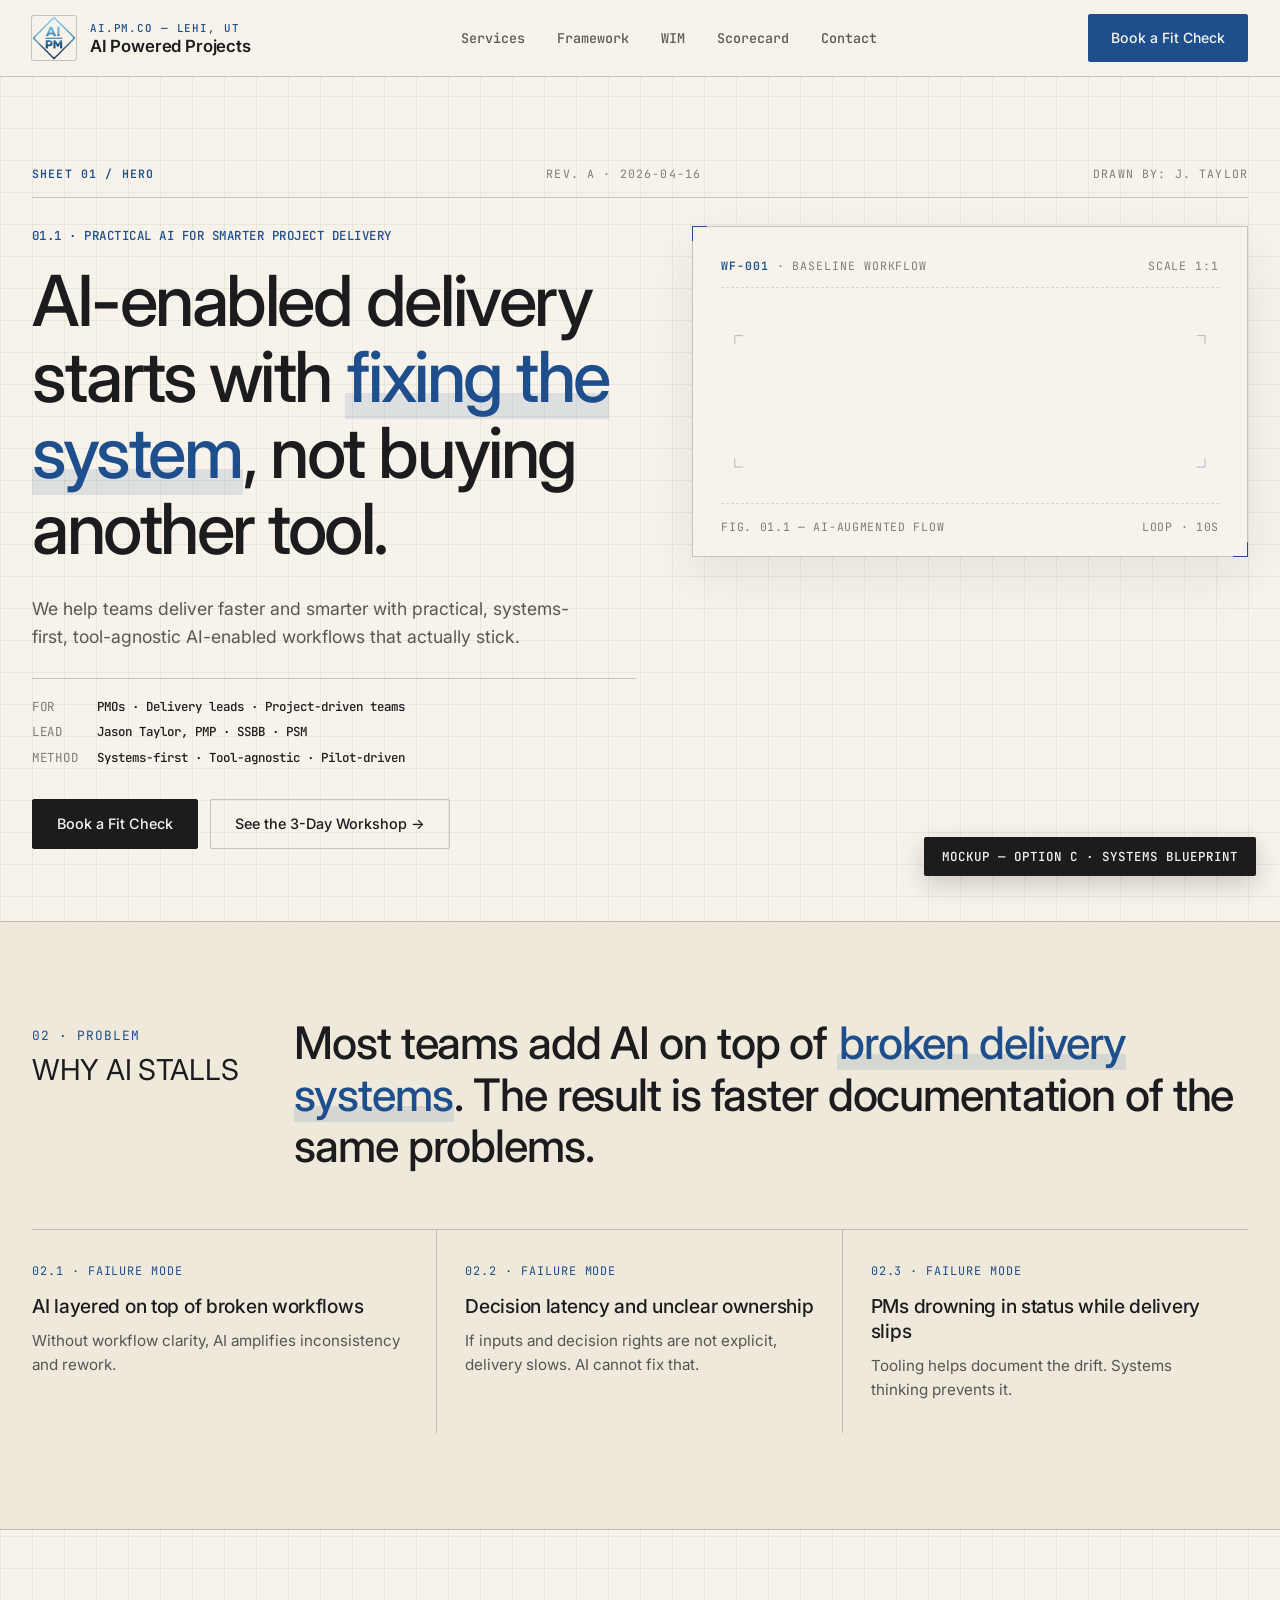
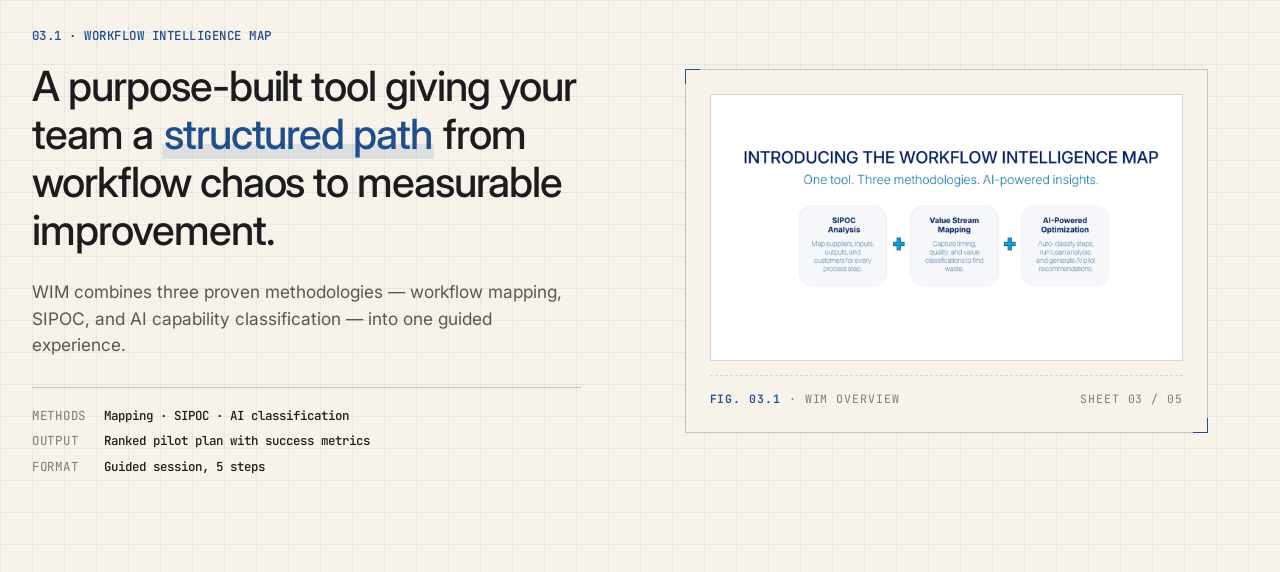
<file: index.optionC.html>
<!doctype html>
<html lang="en">
<head>
  <meta charset="utf-8" />
  <meta name="viewport" content="width=device-width, initial-scale=1" />
  <title>Option C — Systems Blueprint | AI Powered Projects</title>
  <link rel="preconnect" href="https://fonts.googleapis.com" />
  <link rel="preconnect" href="https://fonts.gstatic.com" crossorigin />
  <link
    href="https://fonts.googleapis.com/css2?family=Inter:wght@300;400;500;600;700&family=JetBrains+Mono:wght@400;500;600&display=swap"
    rel="stylesheet"
  />
  <style>
    /* ============== Option C — Systems Blueprint ============== */
    :root {
      --paper: #f7f3eb;            /* warm paper white */
      --paper-2: #efe9dc;          /* darker paper for panels */
      --paper-grid: rgba(28, 28, 30, 0.06);
      --ink: #1c1c1e;              /* graphite */
      --ink-soft: rgba(28, 28, 30, 0.72);
      --ink-faint: rgba(28, 28, 30, 0.55);
      --ink-ghost: rgba(28, 28, 30, 0.28);
      --rule: rgba(28, 28, 30, 0.22);
      --rule-thin: rgba(28, 28, 30, 0.14);
      --blueprint: #1e4e8c;         /* blueprint blue */
      --blueprint-soft: rgba(30, 78, 140, 0.12);
      --blueprint-deep: #143966;
      --ochre: #b8832e;             /* secondary annotation */
    }

    * { box-sizing: border-box; }
    html { scroll-behavior: smooth; }
    html, body { margin: 0; padding: 0; }

    body {
      background: var(--paper);
      background-image:
        linear-gradient(var(--paper-grid) 1px, transparent 1px),
        linear-gradient(90deg, var(--paper-grid) 1px, transparent 1px);
      background-size: 32px 32px;
      color: var(--ink);
      font-family: "Inter", "Segoe UI", system-ui, sans-serif;
      font-size: 16px;
      line-height: 1.55;
      -webkit-font-smoothing: antialiased;
    }

    a { color: inherit; text-decoration: none; }
    img { max-width: 100%; display: block; }

    .container {
      width: min(1256px, calc(100% - 64px));
      margin: 0 auto;
    }

    /* ============== Header ============== */
    .header {
      position: sticky;
      top: 0;
      z-index: 40;
      background: rgba(247, 243, 235, 0.94);
      backdrop-filter: blur(12px);
      border-bottom: 1px solid var(--rule);
    }
    .header__inner {
      display: grid;
      grid-template-columns: auto 1fr auto;
      gap: 32px;
      align-items: center;
      min-height: 76px;
    }
    .brand {
      display: flex;
      align-items: center;
      gap: 14px;
    }
    .brand__logo {
      width: 44px;
      height: 44px;
      border-radius: 2px;
      box-shadow: 0 0 0 1px var(--rule);
    }
    .brand__title {
      font-family: "Inter", sans-serif;
      font-size: 1.05rem;
      font-weight: 600;
      letter-spacing: -0.01em;
      line-height: 1.1;
    }
    .brand__kicker {
      font-family: "JetBrains Mono", monospace;
      font-size: 0.68rem;
      font-weight: 500;
      letter-spacing: 0.08em;
      text-transform: uppercase;
      color: var(--blueprint);
    }
    .nav {
      display: flex;
      gap: 32px;
      justify-content: center;
      font-family: "JetBrains Mono", monospace;
      font-size: 0.84rem;
      font-weight: 500;
      color: var(--ink-soft);
    }
    .nav a { transition: color 0.18s ease; position: relative; }
    .nav a:hover { color: var(--blueprint); }
    .header__cta {
      font-family: "Inter", sans-serif;
      font-size: 0.88rem;
      font-weight: 500;
      color: var(--paper);
      background: var(--blueprint);
      padding: 12px 22px;
      border-radius: 2px;
      border: 1px solid var(--blueprint);
      transition: background 0.18s ease;
    }
    .header__cta:hover { background: var(--blueprint-deep); border-color: var(--blueprint-deep); }

    /* ============== Hero ============== */
    .hero {
      padding: 88px 0 72px;
      position: relative;
    }
    .hero__inner {
      display: grid;
      grid-template-columns: minmax(0, 1fr) minmax(440px, 0.92fr);
      gap: 56px;
      align-items: start;
    }

    /* Drawing-sheet border */
    .drawing-rule {
      display: flex;
      justify-content: space-between;
      align-items: center;
      font-family: "JetBrains Mono", monospace;
      font-size: 0.72rem;
      letter-spacing: 0.1em;
      text-transform: uppercase;
      color: var(--ink-faint);
      padding: 0 0 14px;
      border-bottom: 1px solid var(--rule);
      margin-bottom: 28px;
    }
    .drawing-rule span:first-child { color: var(--blueprint); font-weight: 600; }

    .eyebrow {
      font-family: "JetBrains Mono", monospace;
      font-size: 0.78rem;
      font-weight: 500;
      letter-spacing: 0.04em;
      text-transform: uppercase;
      color: var(--blueprint);
      margin-bottom: 18px;
      display: block;
    }

    .hero h1 {
      font-family: "Inter", sans-serif;
      font-size: clamp(2.6rem, 5.5vw, 4.5rem);
      font-weight: 500;
      line-height: 1.08;
      letter-spacing: -0.035em;
      margin: 0;
      color: var(--ink);
      max-width: 16ch;
    }
    .hero h1 strong {
      color: var(--blueprint);
      font-weight: 500;
      background: linear-gradient(transparent 70%, var(--blueprint-soft) 70%);
      padding: 0 2px;
    }

    .hero__lede {
      margin: 28px 0 0;
      max-width: 52ch;
      font-size: 1.1rem;
      line-height: 1.55;
      color: var(--ink-soft);
    }

    .hero__specsheet {
      display: grid;
      grid-template-columns: auto 1fr;
      gap: 6px 18px;
      margin: 28px 0 0;
      padding: 18px 0 0;
      border-top: 1px solid var(--rule);
      font-family: "JetBrains Mono", monospace;
      font-size: 0.78rem;
    }
    .hero__specsheet dt { color: var(--ink-faint); text-transform: uppercase; letter-spacing: 0.06em; }
    .hero__specsheet dd { margin: 0; color: var(--ink); font-weight: 500; }

    .actions {
      display: flex;
      gap: 12px;
      margin: 32px 0 0;
      flex-wrap: wrap;
    }
    .btn {
      display: inline-flex;
      align-items: center;
      justify-content: center;
      padding: 13px 24px;
      border-radius: 2px;
      font-family: "Inter", sans-serif;
      font-size: 0.9rem;
      font-weight: 500;
      border: 1px solid transparent;
      cursor: pointer;
      transition: all 0.18s ease;
    }
    .btn--primary {
      background: var(--ink);
      color: var(--paper);
      border-color: var(--ink);
    }
    .btn--primary:hover { background: var(--blueprint); border-color: var(--blueprint); }
    .btn--secondary {
      background: transparent;
      color: var(--ink);
      border-color: var(--rule);
    }
    .btn--secondary:hover {
      border-color: var(--blueprint);
      color: var(--blueprint);
    }

    /* ============== Workflow stage (blueprint sheet styling) ============== */
    .workflow-stage {
      position: relative;
      background: var(--paper);
      border: 1px solid var(--rule);
      padding: 30px 28px 20px;
      box-shadow: 0 18px 50px rgba(28,28,30,0.08);
    }
    /* Corner tick marks - architectural drawing style */
    .workflow-stage::before,
    .workflow-stage::after {
      content: "";
      position: absolute;
      width: 14px;
      height: 14px;
      border: 1.5px solid var(--blueprint);
    }
    .workflow-stage::before {
      top: -1px; left: -1px;
      border-right: none;
      border-bottom: none;
    }
    .workflow-stage::after {
      bottom: -1px; right: -1px;
      border-left: none;
      border-top: none;
    }
    .workflow-stage__header {
      display: flex;
      justify-content: space-between;
      align-items: baseline;
      font-family: "JetBrains Mono", monospace;
      font-size: 0.72rem;
      letter-spacing: 0.08em;
      text-transform: uppercase;
      color: var(--ink-faint);
      margin-bottom: 20px;
      padding-bottom: 12px;
      border-bottom: 1px dashed var(--rule-thin);
    }
    .workflow-stage__header strong { color: var(--blueprint); font-weight: 600; }
    .workflow-stage__footer {
      display: flex;
      justify-content: space-between;
      margin-top: 16px;
      padding-top: 14px;
      border-top: 1px dashed var(--rule-thin);
      font-family: "JetBrains Mono", monospace;
      font-size: 0.72rem;
      letter-spacing: 0.06em;
      color: var(--ink-faint);
      text-transform: uppercase;
    }

    .workflow-animation { width: 100%; height: auto; display: block; }

    /* Animation keyframes - 10s cycle */
    .wf-block { opacity: 0; }
    .wf-arrow { opacity: 0; stroke-dashoffset: 30; }
    .wf-ai    { opacity: 0; transform: translateY(-20px); }
    .wf-beam  { opacity: 0; }
    .wf-dim   { opacity: 0; }

    @keyframes blockFade {
      0%, 2%    { opacity: 0; transform: translateY(6px); }
      6%, 85%   { opacity: 1; transform: translateY(0); }
      95%, 100% { opacity: 0; }
    }
    @keyframes arrowDraw {
      0%, 5%    { opacity: 0; stroke-dashoffset: 30; }
      9%, 85%   { opacity: 1; stroke-dashoffset: 0; }
      95%, 100% { opacity: 0; }
    }
    @keyframes dimLineFade {
      0%, 40%   { opacity: 0; }
      50%, 85%  { opacity: 0.5; }
      95%, 100% { opacity: 0; }
    }
    @keyframes aiDrop {
      0%, 40%   { opacity: 0; transform: translateY(-16px); }
      48%, 85%  { opacity: 1; transform: translateY(0); }
      95%, 100% { opacity: 0; }
    }
    @keyframes beamPulse {
      0%, 48%   { opacity: 0; stroke-dashoffset: 20; }
      52%       { opacity: 1; stroke-dashoffset: 0; }
      60%       { opacity: 0.35; }
      68%       { opacity: 1; }
      76%       { opacity: 0.35; }
      85%       { opacity: 1; }
      95%, 100% { opacity: 0; }
    }
    @keyframes blockMark {
      0%, 48%   { stroke: #1c1c1e; stroke-width: 1.2; }
      60%, 85%  { stroke: #1e4e8c; stroke-width: 1.6; }
      95%, 100% { stroke: #1c1c1e; stroke-width: 1.2; }
    }

    .wf-block.b1 { animation: blockFade 10s ease infinite; animation-delay: 0s; }
    .wf-block.b2 { animation: blockFade 10s ease infinite; animation-delay: 0.6s; }
    .wf-block.b3 { animation: blockFade 10s ease infinite; animation-delay: 1.2s; }
    .wf-block.b4 { animation: blockFade 10s ease infinite; animation-delay: 1.8s; }
    .wf-block.b5 { animation: blockFade 10s ease infinite; animation-delay: 2.4s; }
    .wf-arrow.a1 { animation: arrowDraw 10s ease infinite; animation-delay: 0.3s; }
    .wf-arrow.a2 { animation: arrowDraw 10s ease infinite; animation-delay: 0.9s; }
    .wf-arrow.a3 { animation: arrowDraw 10s ease infinite; animation-delay: 1.5s; }
    .wf-arrow.a4 { animation: arrowDraw 10s ease infinite; animation-delay: 2.1s; }
    .wf-dim      { animation: dimLineFade 10s ease infinite; }
    .wf-ai       { animation: aiDrop 10s ease infinite; animation-delay: 0s; }
    .wf-beam.m1  { animation: beamPulse 10s ease infinite; }
    .wf-beam.m2  { animation: beamPulse 10s ease infinite; animation-delay: 0.1s; }
    .wf-beam.m3  { animation: beamPulse 10s ease infinite; animation-delay: 0.2s; }
    .wf-block.mark.b2 rect { animation: blockMark 10s ease infinite; animation-delay: 0.6s; }
    .wf-block.mark.b3 rect { animation: blockMark 10s ease infinite; animation-delay: 1.2s; }
    .wf-block.mark.b4 rect { animation: blockMark 10s ease infinite; animation-delay: 1.8s; }

    /* ============== Sections ============== */
    .section { padding: 96px 0; position: relative; }
    .section--panel { background: var(--paper-2); border-top: 1px solid var(--rule); border-bottom: 1px solid var(--rule); }

    .section__head {
      display: grid;
      grid-template-columns: auto 1fr;
      gap: 56px;
      margin-bottom: 56px;
      align-items: start;
    }
    .section__index {
      font-family: "JetBrains Mono", monospace;
      font-size: 0.8rem;
      letter-spacing: 0.08em;
      color: var(--blueprint);
      text-transform: uppercase;
      padding-top: 8px;
      min-width: 120px;
    }
    .section__index strong {
      display: block;
      font-size: 1.8rem;
      font-weight: 400;
      letter-spacing: -0.01em;
      color: var(--ink);
      margin-top: 2px;
      font-family: "Inter", sans-serif;
    }
    .section__head h2 {
      font-family: "Inter", sans-serif;
      font-weight: 500;
      font-size: clamp(1.9rem, 3.8vw, 2.8rem);
      line-height: 1.15;
      letter-spacing: -0.025em;
      margin: 0;
      color: var(--ink);
    }
    .section__head h2 strong {
      color: var(--blueprint);
      font-weight: 500;
      background: linear-gradient(transparent 70%, var(--blueprint-soft) 70%);
      padding: 0 2px;
    }

    /* Compare section */
    .compare {
      display: grid;
      grid-template-columns: repeat(3, minmax(0, 1fr));
      gap: 0;
      border-top: 1px solid var(--rule);
    }
    .compare__panel {
      padding: 32px 28px 32px 0;
      border-right: 1px solid var(--rule);
      position: relative;
    }
    .compare__panel:last-child { border-right: none; }
    .compare__panel:not(:first-child) { padding-left: 28px; }
    .compare__meta {
      font-family: "JetBrains Mono", monospace;
      font-size: 0.74rem;
      letter-spacing: 0.08em;
      color: var(--blueprint);
      text-transform: uppercase;
      margin-bottom: 14px;
    }
    .compare__panel h3 {
      font-family: "Inter", sans-serif;
      font-size: 1.2rem;
      font-weight: 500;
      line-height: 1.3;
      letter-spacing: -0.015em;
      margin: 0 0 10px;
      color: var(--ink);
    }
    .compare__panel p {
      margin: 0;
      color: var(--ink-soft);
      font-size: 0.95rem;
      line-height: 1.55;
    }

    /* WIM story block */
    .story {
      display: grid;
      grid-template-columns: minmax(0, 1fr) minmax(0, 1.1fr);
      gap: 64px;
      align-items: center;
    }
    .story h2 {
      font-family: "Inter", sans-serif;
      font-weight: 500;
      font-size: clamp(1.9rem, 3.6vw, 2.6rem);
      line-height: 1.15;
      letter-spacing: -0.025em;
      margin: 14px 0 0;
    }
    .story h2 strong {
      color: var(--blueprint);
      font-weight: 500;
      background: linear-gradient(transparent 70%, var(--blueprint-soft) 70%);
      padding: 0 2px;
    }
    .story__lede {
      margin: 24px 0 0;
      font-size: 1.08rem;
      line-height: 1.55;
      color: var(--ink-soft);
    }
    .story__specs {
      margin: 28px 0 0;
      display: grid;
      grid-template-columns: auto 1fr;
      gap: 6px 18px;
      padding: 18px 0 0;
      border-top: 1px solid var(--rule);
      font-family: "JetBrains Mono", monospace;
      font-size: 0.78rem;
    }
    .story__specs dt { color: var(--ink-faint); text-transform: uppercase; letter-spacing: 0.06em; }
    .story__specs dd { margin: 0; color: var(--ink); font-weight: 500; }

    /* Image frame with dimension marks */
    .story__drawing {
      position: relative;
      padding: 24px;
      background: var(--paper);
      border: 1px solid var(--rule);
    }
    .story__drawing::before,
    .story__drawing::after {
      content: "";
      position: absolute;
      width: 14px;
      height: 14px;
      border: 1.5px solid var(--blueprint);
    }
    .story__drawing::before {
      top: -1px; left: -1px;
      border-right: none; border-bottom: none;
    }
    .story__drawing::after {
      bottom: -1px; right: -1px;
      border-left: none; border-top: none;
    }
    .story__drawing img {
      width: 100%;
      border: 1px solid var(--rule-thin);
    }
    .story__drawing-footer {
      display: flex;
      justify-content: space-between;
      padding-top: 14px;
      margin-top: 14px;
      border-top: 1px dashed var(--rule-thin);
      font-family: "JetBrains Mono", monospace;
      font-size: 0.72rem;
      letter-spacing: 0.08em;
      text-transform: uppercase;
      color: var(--ink-faint);
    }
    .story__drawing-footer strong { color: var(--blueprint); font-weight: 600; }

    /* Option label */
    .option-flag {
      position: fixed;
      bottom: 24px;
      right: 24px;
      z-index: 100;
      padding: 10px 18px;
      border-radius: 2px;
      background: var(--ink);
      color: var(--paper);
      font-family: "JetBrains Mono", monospace;
      font-size: 0.78rem;
      font-weight: 500;
      letter-spacing: 0.08em;
      text-transform: uppercase;
      box-shadow: 0 8px 24px rgba(28,28,30,0.2);
    }

    @media (max-width: 1024px) {
      .hero__inner, .story, .section__head { grid-template-columns: 1fr; gap: 40px; }
      .compare { grid-template-columns: 1fr; border-top: none; }
      .compare__panel { border-right: none; border-bottom: 1px solid var(--rule); padding: 24px 0; }
      .compare__panel:not(:first-child) { padding-left: 0; }
      .nav { display: none; }
      .section { padding: 64px 0; }
    }
  </style>
</head>
<body>
  <header class="header">
    <div class="container header__inner">
      <a class="brand" href="#">
        <img class="brand__logo" src="./assets/logo.png" alt="" />
        <div>
          <div class="brand__kicker">AI.PM.CO — LEHI, UT</div>
          <div class="brand__title">AI Powered Projects</div>
        </div>
      </a>
      <nav class="nav">
        <a href="#">Services</a>
        <a href="#">Framework</a>
        <a href="#">WIM</a>
        <a href="#">Scorecard</a>
        <a href="#">Contact</a>
      </nav>
      <a class="header__cta" href="#">Book a Fit Check</a>
    </div>
  </header>

  <main>
    <!-- HERO -->
    <section class="hero">
      <div class="container">
        <div class="drawing-rule">
          <span>SHEET 01 / HERO</span>
          <span>REV. A · 2026-04-16</span>
          <span>DRAWN BY: J. TAYLOR</span>
        </div>

        <div class="hero__inner">
          <div class="hero__copy">
            <span class="eyebrow">01.1 · Practical AI for smarter project delivery</span>
            <h1>AI-enabled delivery starts with <strong>fixing the system</strong>, not buying another tool.</h1>
            <p class="hero__lede">
              We help teams deliver faster and smarter with practical, systems-first, tool-agnostic AI-enabled workflows that actually stick.
            </p>
            <dl class="hero__specsheet">
              <dt>For</dt>
              <dd>PMOs · Delivery leads · Project-driven teams</dd>
              <dt>Lead</dt>
              <dd>Jason Taylor, PMP · SSBB · PSM</dd>
              <dt>Method</dt>
              <dd>Systems-first · Tool-agnostic · Pilot-driven</dd>
            </dl>
            <div class="actions">
              <a class="btn btn--primary" href="#">Book a Fit Check</a>
              <a class="btn btn--secondary" href="#">See the 3-Day Workshop →</a>
            </div>
          </div>

          <div class="workflow-stage">
            <div class="workflow-stage__header">
              <span><strong>WF-001</strong> · Baseline workflow</span>
              <span>Scale 1:1</span>
            </div>

            <svg class="workflow-animation" viewBox="0 0 720 260" xmlns="http://www.w3.org/2000/svg" aria-label="Animated workflow with AI module">
              <defs>
                <marker id="arrowC" viewBox="0 0 10 10" refX="9" refY="5" markerWidth="8" markerHeight="8" orient="auto-start-reverse">
                  <path d="M 0 0 L 10 5 L 0 10 z" fill="#1c1c1e" />
                </marker>
                <marker id="arrowBlue" viewBox="0 0 10 10" refX="9" refY="5" markerWidth="8" markerHeight="8" orient="auto-start-reverse">
                  <path d="M 0 0 L 10 5 L 0 10 z" fill="#1e4e8c" />
                </marker>
              </defs>

              <!-- Drawing registration marks (corners of diagram area) -->
              <g stroke="#1e4e8c" stroke-width="1" opacity="0.5">
                <line x1="20" y1="40" x2="32" y2="40" />
                <line x1="20" y1="40" x2="20" y2="52" />
                <line x1="700" y1="40" x2="688" y2="40" />
                <line x1="700" y1="40" x2="700" y2="52" />
                <line x1="20" y1="230" x2="32" y2="230" />
                <line x1="20" y1="230" x2="20" y2="218" />
                <line x1="700" y1="230" x2="688" y2="230" />
                <line x1="700" y1="230" x2="700" y2="218" />
              </g>

              <!-- Dimension line above flow (architectural drawing) -->
              <g class="wf-dim" stroke="#1e4e8c" stroke-width="0.8">
                <line x1="40" y1="132" x2="626" y2="132" stroke-dasharray="2 3" />
                <line x1="40" y1="126" x2="40" y2="138" />
                <line x1="626" y1="126" x2="626" y2="138" />
                <text x="333" y="127" text-anchor="middle" font-family="JetBrains Mono" font-size="10" fill="#1e4e8c" font-weight="500">5 STEPS · 7.2d AVG CYCLE</text>
              </g>

              <!-- Connection arrows -->
              <g stroke="#1c1c1e" stroke-width="1.5" fill="none">
                <line class="wf-arrow a1" x1="138" y1="170" x2="172" y2="170" marker-end="url(#arrowC)" />
                <line class="wf-arrow a2" x1="260" y1="170" x2="294" y2="170" marker-end="url(#arrowC)" />
                <line class="wf-arrow a3" x1="382" y1="170" x2="416" y2="170" marker-end="url(#arrowC)" />
                <line class="wf-arrow a4" x1="504" y1="170" x2="538" y2="170" marker-end="url(#arrowC)" />
              </g>

              <!-- 5 blocks -->
              <g class="wf-block b1">
                <rect x="40" y="148" width="98" height="44" fill="#f7f3eb" stroke="#1c1c1e" stroke-width="1.2" />
                <text x="89" y="170" text-anchor="middle" font-family="Inter" font-size="11" fill="#1c1c1e" font-weight="500">Intake</text>
                <text x="89" y="184" text-anchor="middle" font-family="JetBrains Mono" font-size="8" fill="#1e4e8c">S-01</text>
              </g>
              <g class="wf-block b2 mark">
                <rect x="162" y="148" width="98" height="44" fill="#f7f3eb" stroke="#1c1c1e" stroke-width="1.2" />
                <text x="211" y="170" text-anchor="middle" font-family="Inter" font-size="11" fill="#1c1c1e" font-weight="500">Triage</text>
                <text x="211" y="184" text-anchor="middle" font-family="JetBrains Mono" font-size="8" fill="#1e4e8c">S-02</text>
              </g>
              <g class="wf-block b3 mark">
                <rect x="284" y="148" width="98" height="44" fill="#f7f3eb" stroke="#1c1c1e" stroke-width="1.2" />
                <text x="333" y="170" text-anchor="middle" font-family="Inter" font-size="11" fill="#1c1c1e" font-weight="500">Review</text>
                <text x="333" y="184" text-anchor="middle" font-family="JetBrains Mono" font-size="8" fill="#1e4e8c">S-03</text>
              </g>
              <g class="wf-block b4 mark">
                <rect x="406" y="148" width="98" height="44" fill="#f7f3eb" stroke="#1c1c1e" stroke-width="1.2" />
                <text x="455" y="170" text-anchor="middle" font-family="Inter" font-size="11" fill="#1c1c1e" font-weight="500">Approve</text>
                <text x="455" y="184" text-anchor="middle" font-family="JetBrains Mono" font-size="8" fill="#1e4e8c">S-04</text>
              </g>
              <g class="wf-block b5">
                <rect x="528" y="148" width="98" height="44" fill="#f7f3eb" stroke="#1c1c1e" stroke-width="1.2" />
                <text x="577" y="170" text-anchor="middle" font-family="Inter" font-size="11" fill="#1c1c1e" font-weight="500">Archive</text>
                <text x="577" y="184" text-anchor="middle" font-family="JetBrains Mono" font-size="8" fill="#1e4e8c">S-05</text>
              </g>

              <!-- AI module -->
              <g class="wf-ai">
                <rect x="243" y="56" width="180" height="48" fill="#1e4e8c" stroke="#143966" stroke-width="1.2" />
                <circle cx="267" cy="80" r="5" fill="#f7f3eb" />
                <circle cx="267" cy="80" r="2" fill="#1e4e8c" />
                <text x="345" y="78" text-anchor="middle" font-family="Inter" font-size="12" fill="#f7f3eb" font-weight="500">AI Module</text>
                <text x="345" y="94" text-anchor="middle" font-family="JetBrains Mono" font-size="8" fill="#f7f3eb" opacity="0.8">M-01 · CLASSIFY+ROUTE</text>
              </g>

              <!-- Beams from AI to middle blocks -->
              <g stroke="#1e4e8c" stroke-width="1.5" stroke-dasharray="3 3" fill="none">
                <line class="wf-beam m1" x1="288" y1="104" x2="211" y2="148" />
                <line class="wf-beam m2" x1="333" y1="104" x2="333" y2="148" />
                <line class="wf-beam m3" x1="378" y1="104" x2="455" y2="148" />
              </g>
            </svg>

            <div class="workflow-stage__footer">
              <span>FIG. 01.1 — AI-AUGMENTED FLOW</span>
              <span>LOOP · 10s</span>
            </div>
          </div>
        </div>
      </div>
    </section>

    <!-- PROBLEM / COMPARE SECTION -->
    <section class="section section--panel">
      <div class="container">
        <div class="section__head">
          <div class="section__index">
            02 · PROBLEM<strong>Why AI stalls</strong>
          </div>
          <h2>Most teams add AI on top of <strong>broken delivery systems</strong>. The result is faster documentation of the same problems.</h2>
        </div>

        <div class="compare">
          <article class="compare__panel">
            <div class="compare__meta">02.1 · Failure mode</div>
            <h3>AI layered on top of broken workflows</h3>
            <p>Without workflow clarity, AI amplifies inconsistency and rework.</p>
          </article>
          <article class="compare__panel">
            <div class="compare__meta">02.2 · Failure mode</div>
            <h3>Decision latency and unclear ownership</h3>
            <p>If inputs and decision rights are not explicit, delivery slows. AI cannot fix that.</p>
          </article>
          <article class="compare__panel">
            <div class="compare__meta">02.3 · Failure mode</div>
            <h3>PMs drowning in status while delivery slips</h3>
            <p>Tooling helps document the drift. Systems thinking prevents it.</p>
          </article>
        </div>
      </div>
    </section>

    <!-- WIM STORY BLOCK -->
    <section class="section">
      <div class="container">
        <div class="story">
          <div>
            <span class="eyebrow">03.1 · Workflow Intelligence Map</span>
            <h2>A purpose-built tool giving your team a <strong>structured path</strong> from workflow chaos to measurable improvement.</h2>
            <p class="story__lede">
              WIM combines three proven methodologies — workflow mapping, SIPOC, and AI capability classification — into one guided experience.
            </p>
            <dl class="story__specs">
              <dt>Methods</dt>
              <dd>Mapping · SIPOC · AI classification</dd>
              <dt>Output</dt>
              <dd>Ranked pilot plan with success metrics</dd>
              <dt>Format</dt>
              <dd>Guided session, 5 steps</dd>
            </dl>
          </div>
          <figure class="story__drawing">
            <img src="./assets/wim-01.png" alt="Workflow Intelligence Map overview" />
            <figcaption class="story__drawing-footer">
              <span><strong>FIG. 03.1</strong> · WIM OVERVIEW</span>
              <span>SHEET 03 / 05</span>
            </figcaption>
          </figure>
        </div>
      </div>
    </section>
  </main>

  <div class="option-flag">Mockup — Option C · Systems Blueprint</div>
</body>
</html>
</file>
